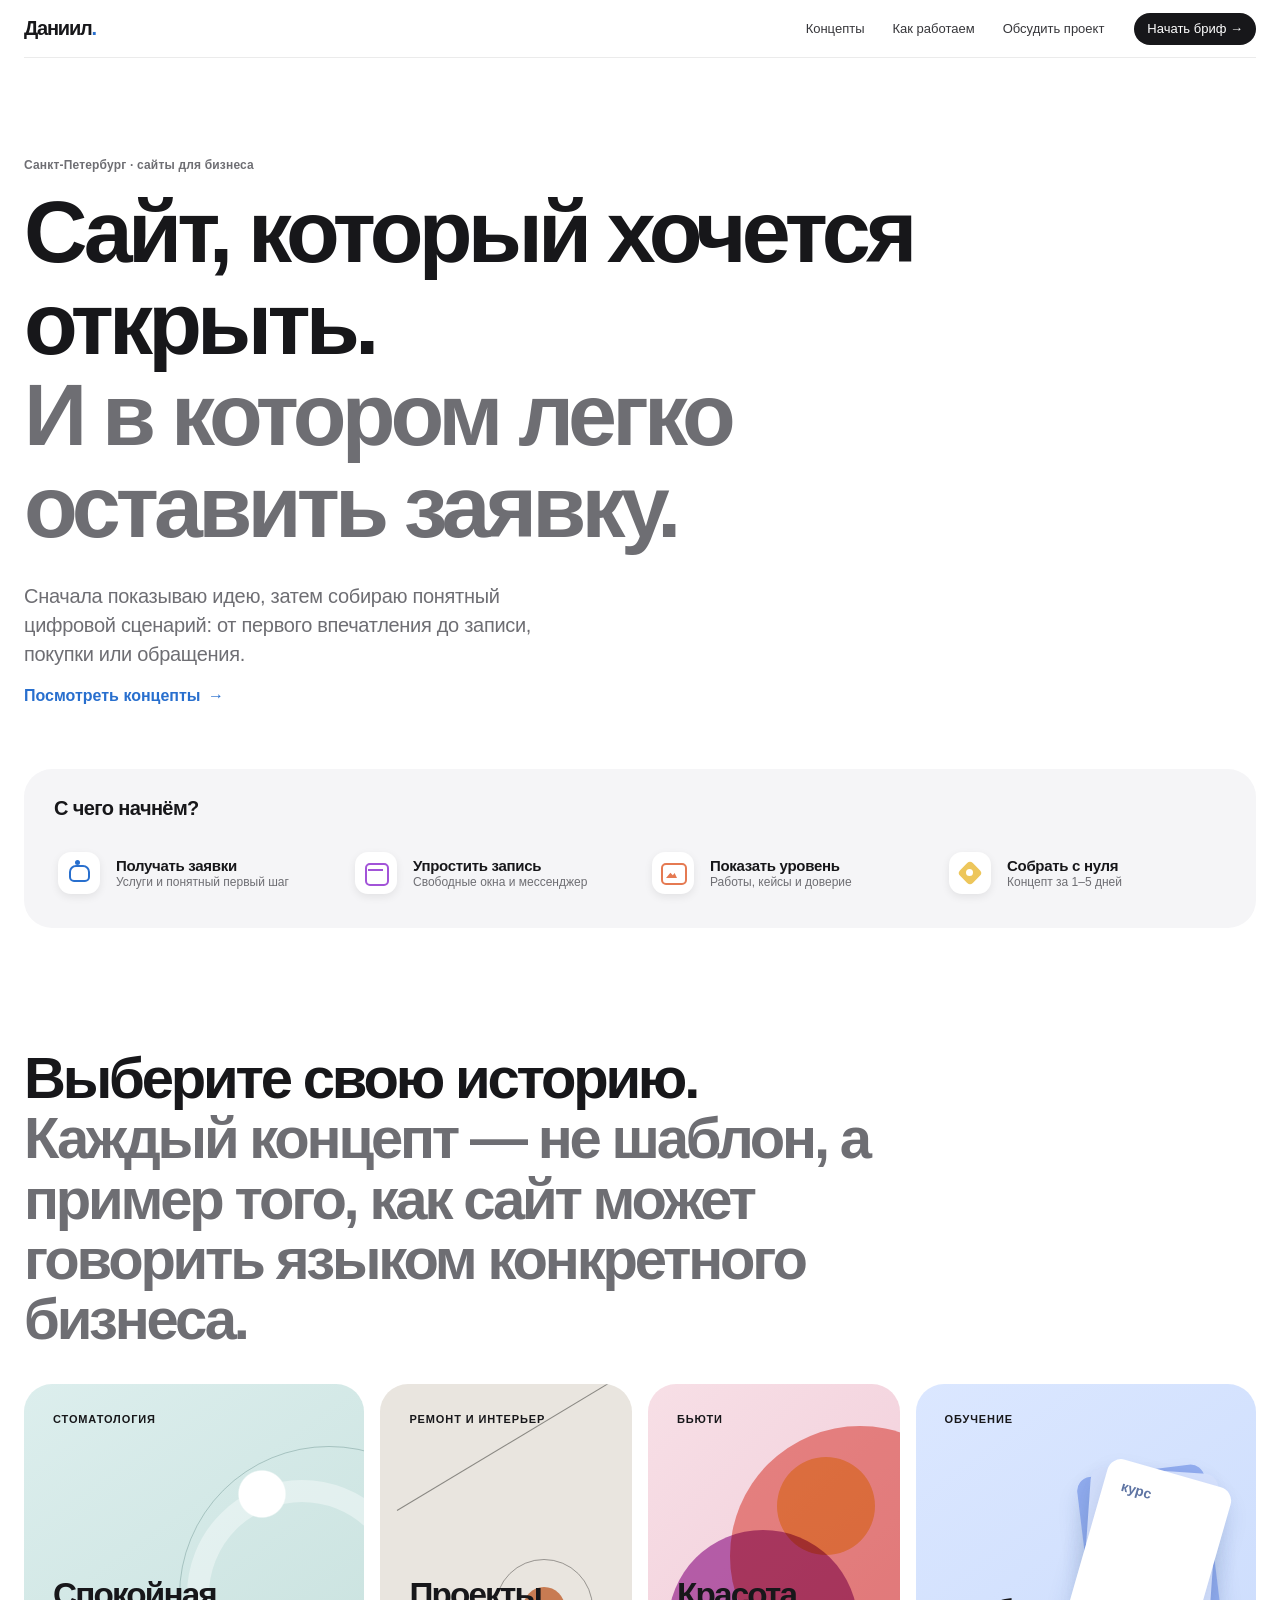
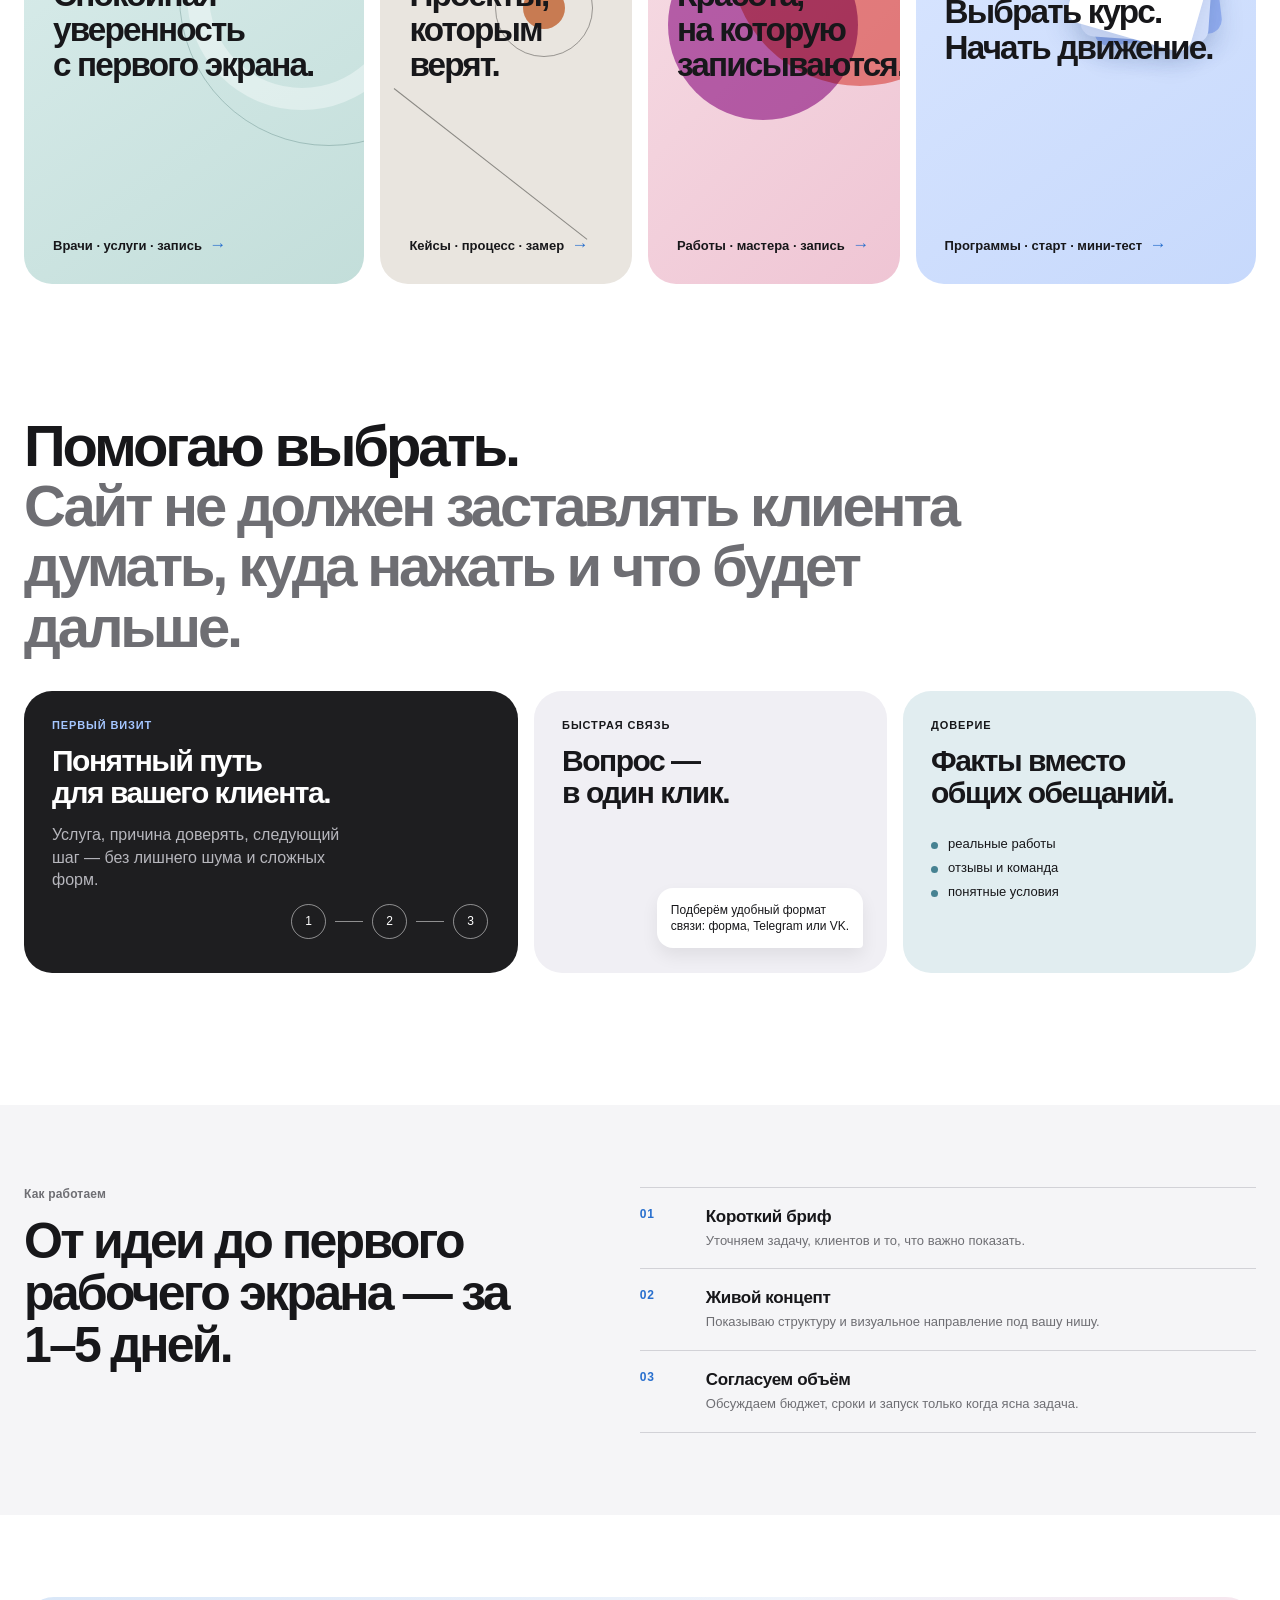
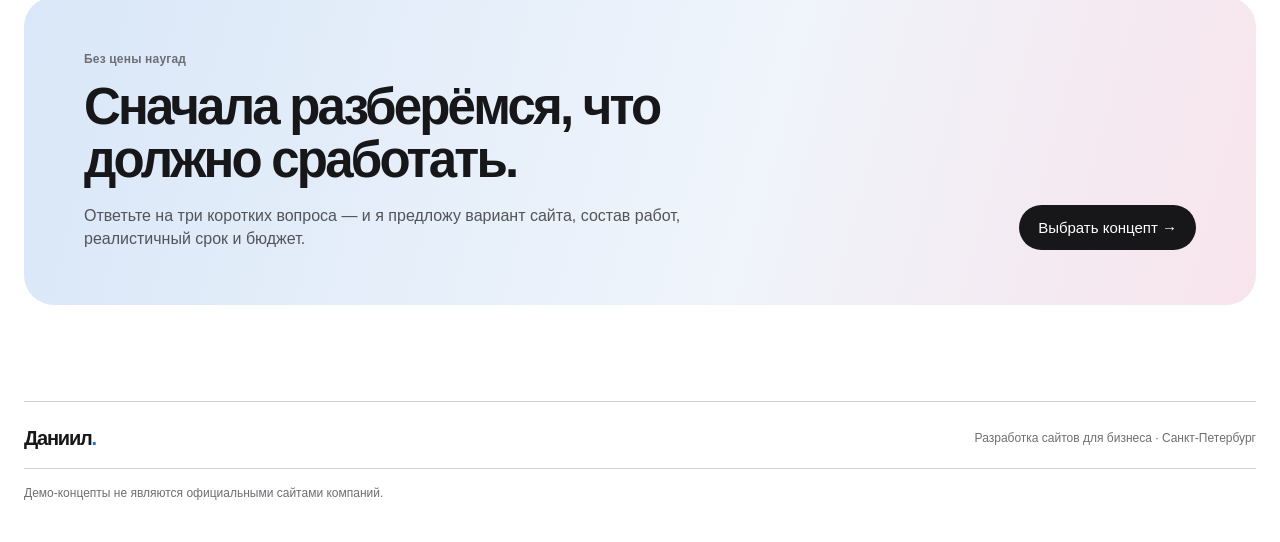
<file: index.html>
<!doctype html>
<html lang="ru">
<head>
  <meta charset="utf-8">
  <meta name="viewport" content="width=device-width, initial-scale=1">
  <meta name="description" content="Демо-концепты сайтов для бизнеса от Данила.">
  <title>Даниил — сайты для бизнеса</title>
  <link rel="stylesheet" href="styles.css?v=apple-store-1">
</head>
<body>
  <header class="site-header">
    <a class="brand" href="./" aria-label="На главную">Даниил<span>.</span></a>
    <nav aria-label="Основная навигация">
      <a href="#concepts">Концепты</a>
      <a href="#process">Как работаем</a>
      <a href="#brief">Обсудить проект</a>
    </nav>
    <a class="nav-cta" href="#brief">Начать бриф <span aria-hidden="true">→</span></a>
  </header>

  <main>
    <section class="hero" aria-labelledby="hero-title">
      <p class="kicker">Санкт-Петербург · сайты для бизнеса</p>
      <h1 id="hero-title">Сайт, который хочется открыть.<span>И в котором легко оставить заявку.</span></h1>
      <p class="hero-copy">Сначала показываю идею, затем собираю понятный цифровой сценарий: от первого впечатления до записи, покупки или обращения.</p>
      <a class="text-link" href="#concepts">Посмотреть концепты <span aria-hidden="true">→</span></a>
    </section>

    <section class="quick-start" aria-label="Выбор задачи">
      <p>С чего начнём?</p>
      <div class="quick-start__items">
        <a href="#concepts"><span class="quick-icon quick-icon--lead"></span><b>Получать заявки</b><small>Услуги и понятный первый шаг</small></a>
        <a href="#concepts"><span class="quick-icon quick-icon--calendar"></span><b>Упростить запись</b><small>Свободные окна и мессенджер</small></a>
        <a href="#concepts"><span class="quick-icon quick-icon--gallery"></span><b>Показать уровень</b><small>Работы, кейсы и доверие</small></a>
        <a href="#brief"><span class="quick-icon quick-icon--spark"></span><b>Собрать с нуля</b><small>Концепт за 1–5 дней</small></a>
      </div>
    </section>

    <section class="section-heading" id="concepts" aria-labelledby="concepts-title">
      <h2 id="concepts-title">Выберите свою историю.<span>Каждый концепт — не шаблон, а пример того, как сайт может говорить языком конкретного бизнеса.</span></h2>
    </section>

    <section class="concept-rail" aria-label="Демо-концепты">
      <a class="concept-card concept-card--dental" href="dental/">
        <div class="card-orbit card-orbit--one"></div><div class="card-orbit card-orbit--two"></div>
        <p>СТОМАТОЛОГИЯ</p>
        <h3>Спокойная уверенность<br>с первого экрана.</h3>
        <span>Врачи · услуги · запись <i aria-hidden="true">→</i></span>
      </a>
      <a class="concept-card concept-card--repair" href="repair/">
        <div class="plan-line plan-line--one"></div><div class="plan-line plan-line--two"></div><div class="plan-dot"></div>
        <p>РЕМОНТ И ИНТЕРЬЕР</p>
        <h3>Проекты,<br>которым верят.</h3>
        <span>Кейсы · процесс · замер <i aria-hidden="true">→</i></span>
      </a>
      <a class="concept-card concept-card--beauty" href="beauty/">
        <div class="beauty-disc beauty-disc--one"></div><div class="beauty-disc beauty-disc--two"></div><div class="beauty-disc beauty-disc--three"></div>
        <p>БЬЮТИ</p>
        <h3>Красота,<br>на которую записываются.</h3>
        <span>Работы · мастера · запись <i aria-hidden="true">→</i></span>
      </a>
      <a class="concept-card concept-card--education" href="education/">
        <div class="study-stack"><span></span><span></span><span></span></div>
        <p>ОБУЧЕНИЕ</p>
        <h3>Выбрать курс.<br>Начать движение.</h3>
        <span>Программы · старт · мини-тест <i aria-hidden="true">→</i></span>
      </a>
    </section>

    <section class="section-heading section-heading--compact" aria-labelledby="support-title">
      <h2 id="support-title">Помогаю выбрать.<span>Сайт не должен заставлять клиента думать, куда нажать и что будет дальше.</span></h2>
    </section>

    <section class="support-grid">
      <article class="support-card support-card--wide">
        <p class="card-label">ПЕРВЫЙ ВИЗИТ</p>
        <h3>Понятный путь<br>для вашего клиента.</h3>
        <p>Услуга, причина доверять, следующий шаг — без лишнего шума и сложных форм.</p>
        <div class="path"><span>1</span><i></i><span>2</span><i></i><span>3</span></div>
      </article>
      <article class="support-card support-card--chat">
        <p class="card-label">БЫСТРАЯ СВЯЗЬ</p>
        <h3>Вопрос —<br>в один клик.</h3>
        <div class="chat-bubble">Подберём удобный формат<br>связи: форма, Telegram или VK.</div>
      </article>
      <article class="support-card support-card--trust">
        <p class="card-label">ДОВЕРИЕ</p>
        <h3>Факты вместо<br>общих обещаний.</h3>
        <ul><li>реальные работы</li><li>отзывы и команда</li><li>понятные условия</li></ul>
      </article>
    </section>

    <section class="process" id="process" aria-labelledby="process-title">
      <div>
        <p class="kicker">Как работаем</p>
        <h2 id="process-title">От идеи до первого рабочего экрана — за 1–5 дней.</h2>
      </div>
      <ol>
        <li><b>01</b><span>Короткий бриф</span><small>Уточняем задачу, клиентов и то, что важно показать.</small></li>
        <li><b>02</b><span>Живой концепт</span><small>Показываю структуру и визуальное направление под вашу нишу.</small></li>
        <li><b>03</b><span>Согласуем объём</span><small>Обсуждаем бюджет, сроки и запуск только когда ясна задача.</small></li>
      </ol>
    </section>

    <section class="brief" id="brief" aria-labelledby="brief-title">
      <div>
        <p class="kicker">Без цены наугад</p>
        <h2 id="brief-title">Сначала разберёмся, что должно сработать.</h2>
        <p>Ответьте на три коротких вопроса — и я предложу вариант сайта, состав работ, реалистичный срок и бюджет.</p>
      </div>
      <a class="primary-cta" href="#concepts">Выбрать концепт <span aria-hidden="true">→</span></a>
    </section>
  </main>

  <footer>
    <a class="brand" href="./">Даниил<span>.</span></a>
    <p>Разработка сайтов для бизнеса · Санкт-Петербург</p>
    <small>Демо-концепты не являются официальными сайтами компаний.</small>
  </footer>
</body>
</html>
</file>
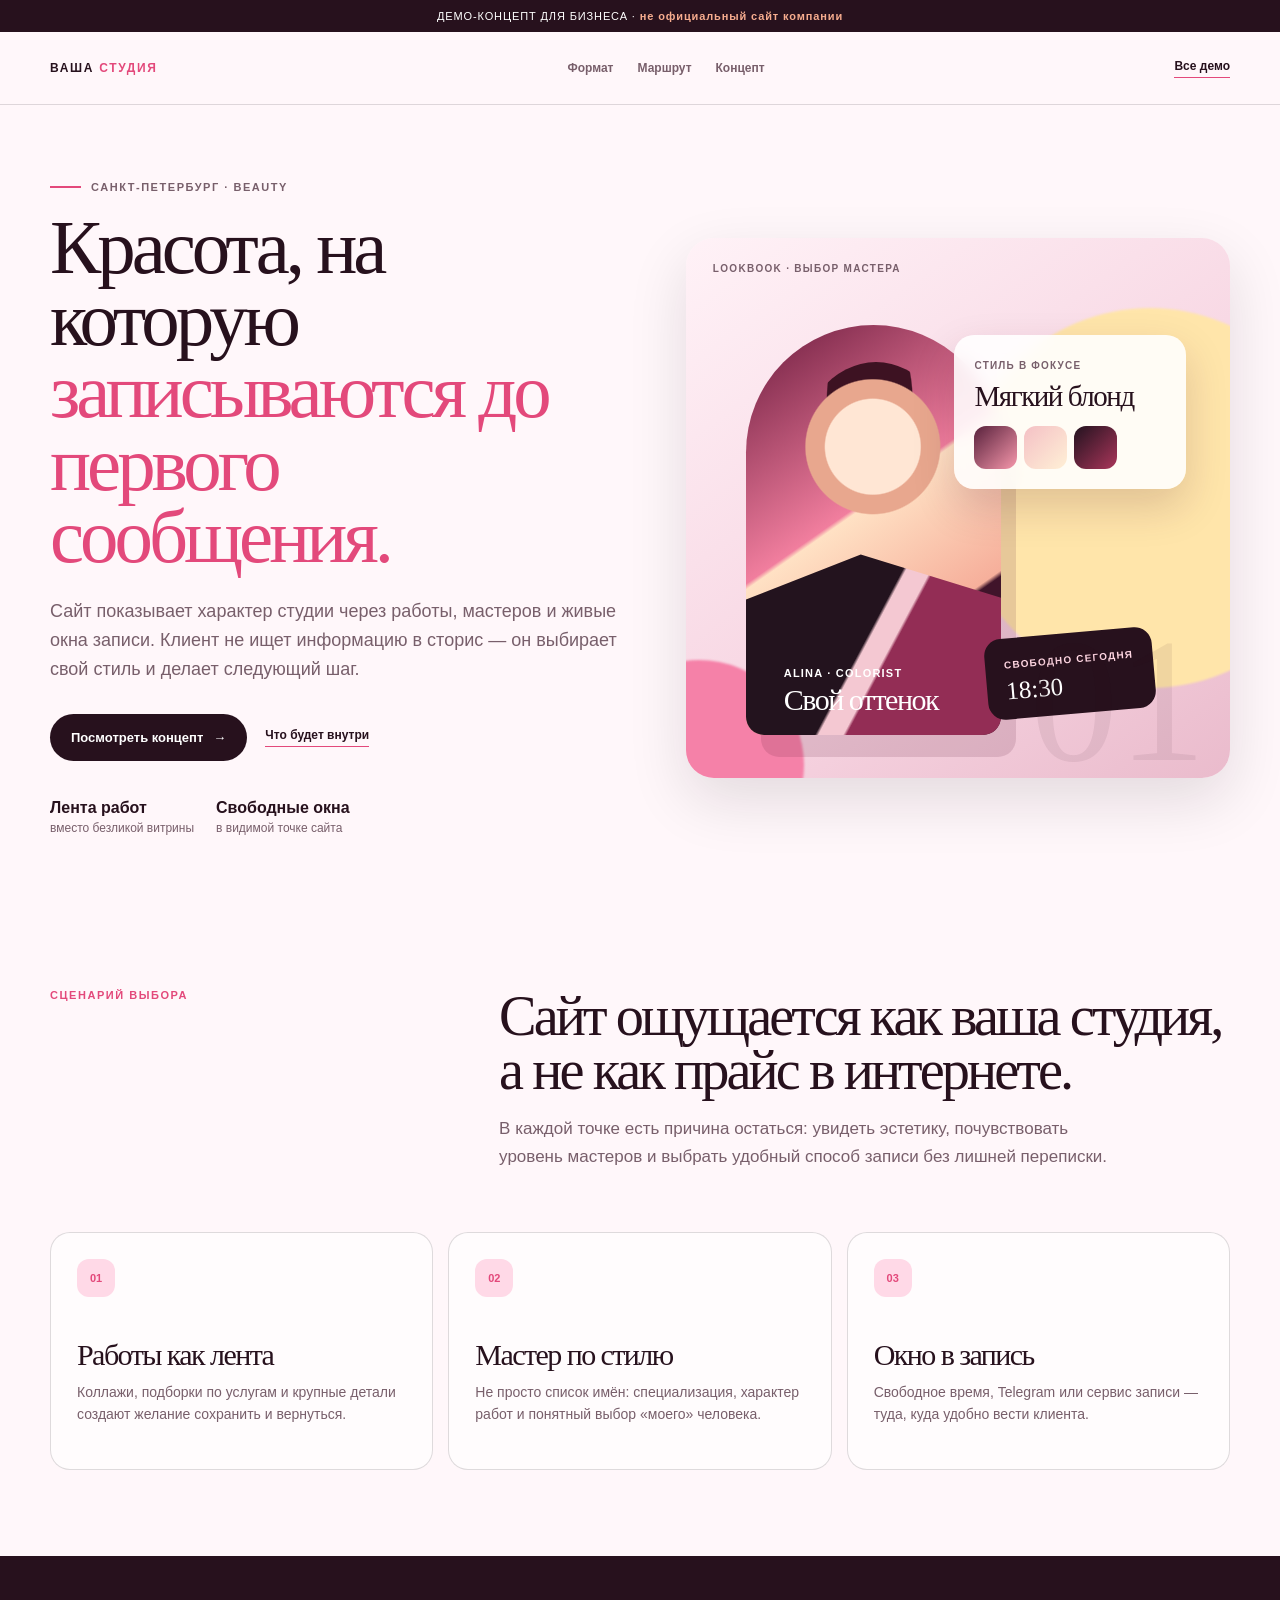
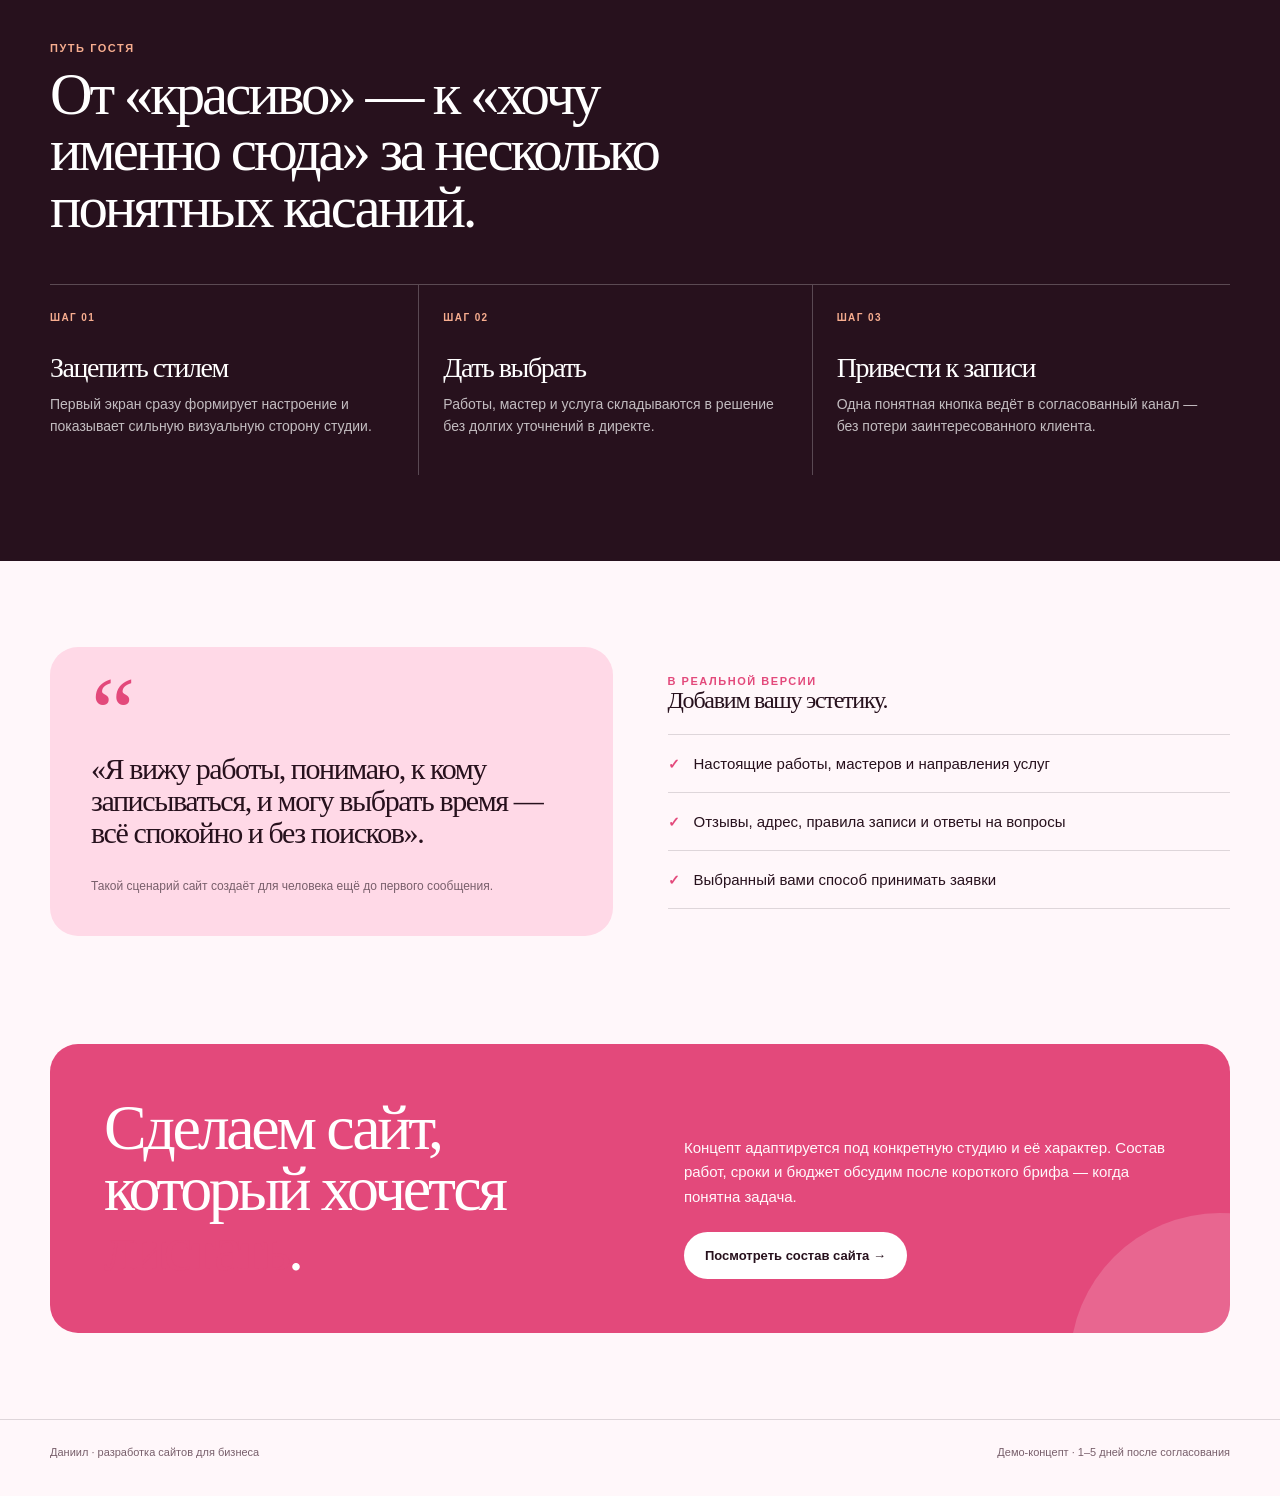
<file: beauty/index.html>
<!doctype html>
<html lang="ru">
<head>
  <meta charset="utf-8">
  <meta name="viewport" content="width=device-width,initial-scale=1">
  <meta name="description" content="Демо-концепт сайта для салона красоты">
  <title>Демо · салон красоты</title>
  <link rel="stylesheet" href="../template.css">
</head>
<body class="beauty">
  <div class="demo-note">ДЕМО-КОНЦЕПТ ДЛЯ БИЗНЕСА · <b>не официальный сайт компании</b></div>
  <header class="site-header">
    <div class="wrap">
      <div class="brand">ВАША <span>СТУДИЯ</span></div>
      <nav><a href="#services">Формат</a><a href="#route">Маршрут</a><a href="#brief">Концепт</a></nav>
      <a class="text-link" href="../">Все демо</a>
    </div>
  </header>
  <main>
    <div class="wrap">
      <section class="hero">
        <div>
          <p class="eyebrow">САНКТ-ПЕТЕРБУРГ · BEAUTY</p>
          <h1>Красота, на которую<br><em>записываются до первого сообщения.</em></h1>
          <p class="lead">Сайт показывает характер студии через работы, мастеров и живые окна записи. Клиент не ищет информацию в сторис — он выбирает свой стиль и делает следующий шаг.</p>
          <div class="actions"><a class="button" href="#brief">Посмотреть концепт <span>→</span></a><a class="text-link" href="#services">Что будет внутри</a></div>
          <div class="micro-proof"><span><b>Лента работ</b>вместо безликой витрины</span><span><b>Свободные окна</b>в видимой точке сайта</span></div>
        </div>
        <div class="hero-stage beauty-stage" aria-label="Редакционный концепт сайта студии красоты">
          <span class="scene-label">LOOKBOOK · ВЫБОР МАСТЕРА</span>
          <div class="beauty-portrait"></div>
          <div class="beauty-caption">ALINA · COLORIST<b>Свой оттенок</b></div>
          <div class="lookbook-card"><span>СТИЛЬ В ФОКУСЕ</span><b>Мягкий блонд</b><div class="lookbook-swatches"><i></i><i></i><i></i></div></div>
          <div class="slot-card"><span>СВОБОДНО СЕГОДНЯ</span><b>18:30</b></div>
          <div class="scene-number">01</div>
        </div>
      </section>
    </div>
    <section id="services">
      <div class="wrap">
        <div class="section-head">
          <div class="section-label">СЦЕНАРИЙ ВЫБОРА</div>
          <div><h2>Сайт ощущается как ваша студия, а не как прайс в интернете.</h2><p class="section-copy">В каждой точке есть причина остаться: увидеть эстетику, почувствовать уровень мастеров и выбрать удобный способ записи без лишней переписки.</p></div>
        </div>
        <div class="feature-grid">
          <article class="feature"><div class="feature-mark">01</div><h3>Работы как лента</h3><p>Коллажи, подборки по услугам и крупные детали создают желание сохранить и вернуться.</p></article>
          <article class="feature"><div class="feature-mark">02</div><h3>Мастер по стилю</h3><p>Не просто список имён: специализация, характер работ и понятный выбор «моего» человека.</p></article>
          <article class="feature"><div class="feature-mark">03</div><h3>Окно в запись</h3><p>Свободное время, Telegram или сервис записи — туда, куда удобно вести клиента.</p></article>
        </div>
      </div>
    </section>
    <section id="route" class="dark-section">
      <div class="wrap">
        <div class="section-label">ПУТЬ ГОСТЯ</div>
        <h2>От «красиво» — к «хочу именно сюда» за несколько понятных касаний.</h2>
        <div class="process">
          <article><span>ШАГ 01</span><h3>Зацепить стилем</h3><p>Первый экран сразу формирует настроение и показывает сильную визуальную сторону студии.</p></article>
          <article><span>ШАГ 02</span><h3>Дать выбрать</h3><p>Работы, мастер и услуга складываются в решение без долгих уточнений в директе.</p></article>
          <article><span>ШАГ 03</span><h3>Привести к записи</h3><p>Одна понятная кнопка ведёт в согласованный канал — без потери заинтересованного клиента.</p></article>
        </div>
      </div>
    </section>
    <section>
      <div class="wrap pair">
        <div class="quote-card"><p>«Я вижу работы, понимаю, к кому записываться, и могу выбрать время — всё спокойно и без поисков».</p><small>Такой сценарий сайт создаёт для человека ещё до первого сообщения.</small></div>
        <div><div class="section-label">В РЕАЛЬНОЙ ВЕРСИИ</div><h2>Добавим вашу эстетику.</h2><div class="checklist"><div><b>✓</b><span>Настоящие работы, мастеров и направления услуг</span></div><div><b>✓</b><span>Отзывы, адрес, правила записи и ответы на вопросы</span></div><div><b>✓</b><span>Выбранный вами способ принимать заявки</span></div></div></div>
      </div>
    </section>
    <section id="brief" class="cta">
      <div class="wrap"><div class="cta-box"><h2>Сделаем сайт,<br>который хочется <em>листать</em>.</h2><div><p>Концепт адаптируется под конкретную студию и её характер. Состав работ, сроки и бюджет обсудим после короткого брифа — когда понятна задача.</p><div class="actions"><a class="button button-light" href="#services">Посмотреть состав сайта →</a></div></div></div></div>
    </section>
  </main>
  <footer class="site-footer"><div class="wrap"><span>Даниил · разработка сайтов для бизнеса</span><span>Демо-концепт · 1–5 дней после согласования</span></div></footer>
</body>
</html>
</file>
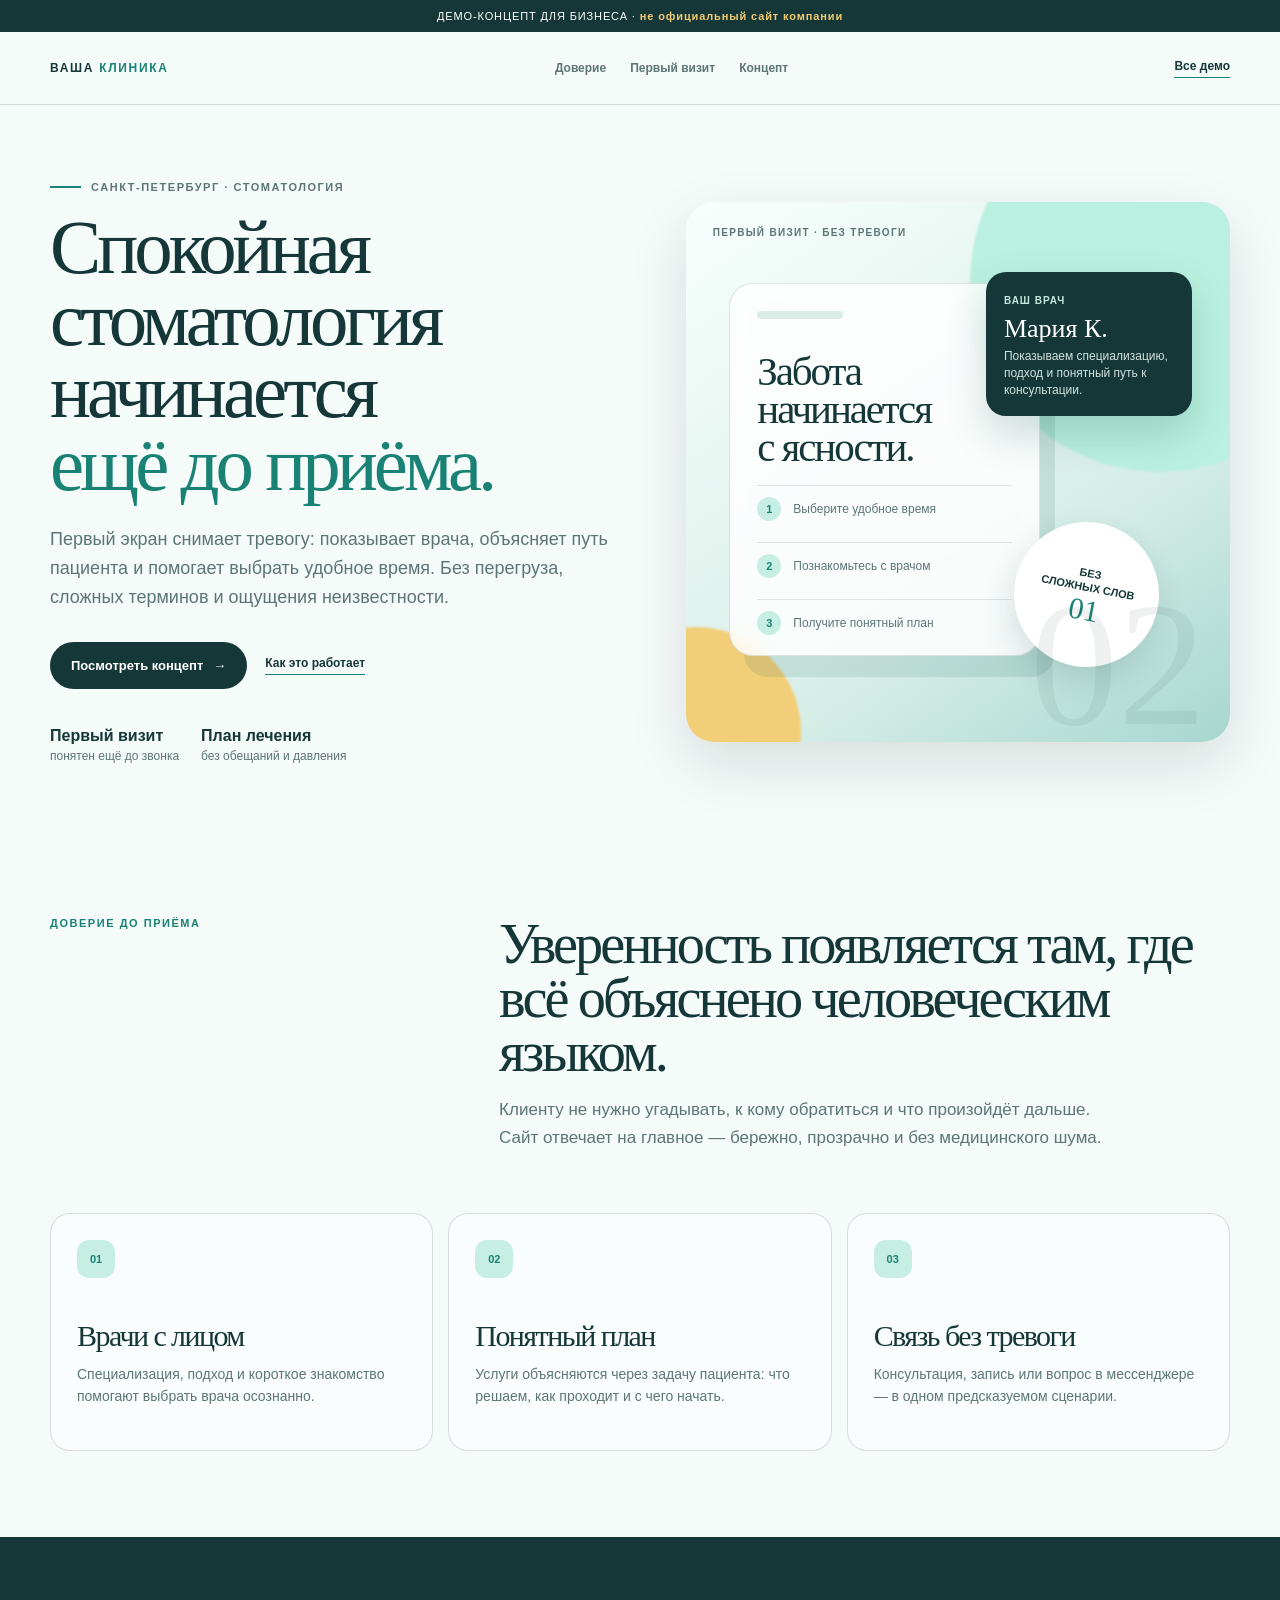
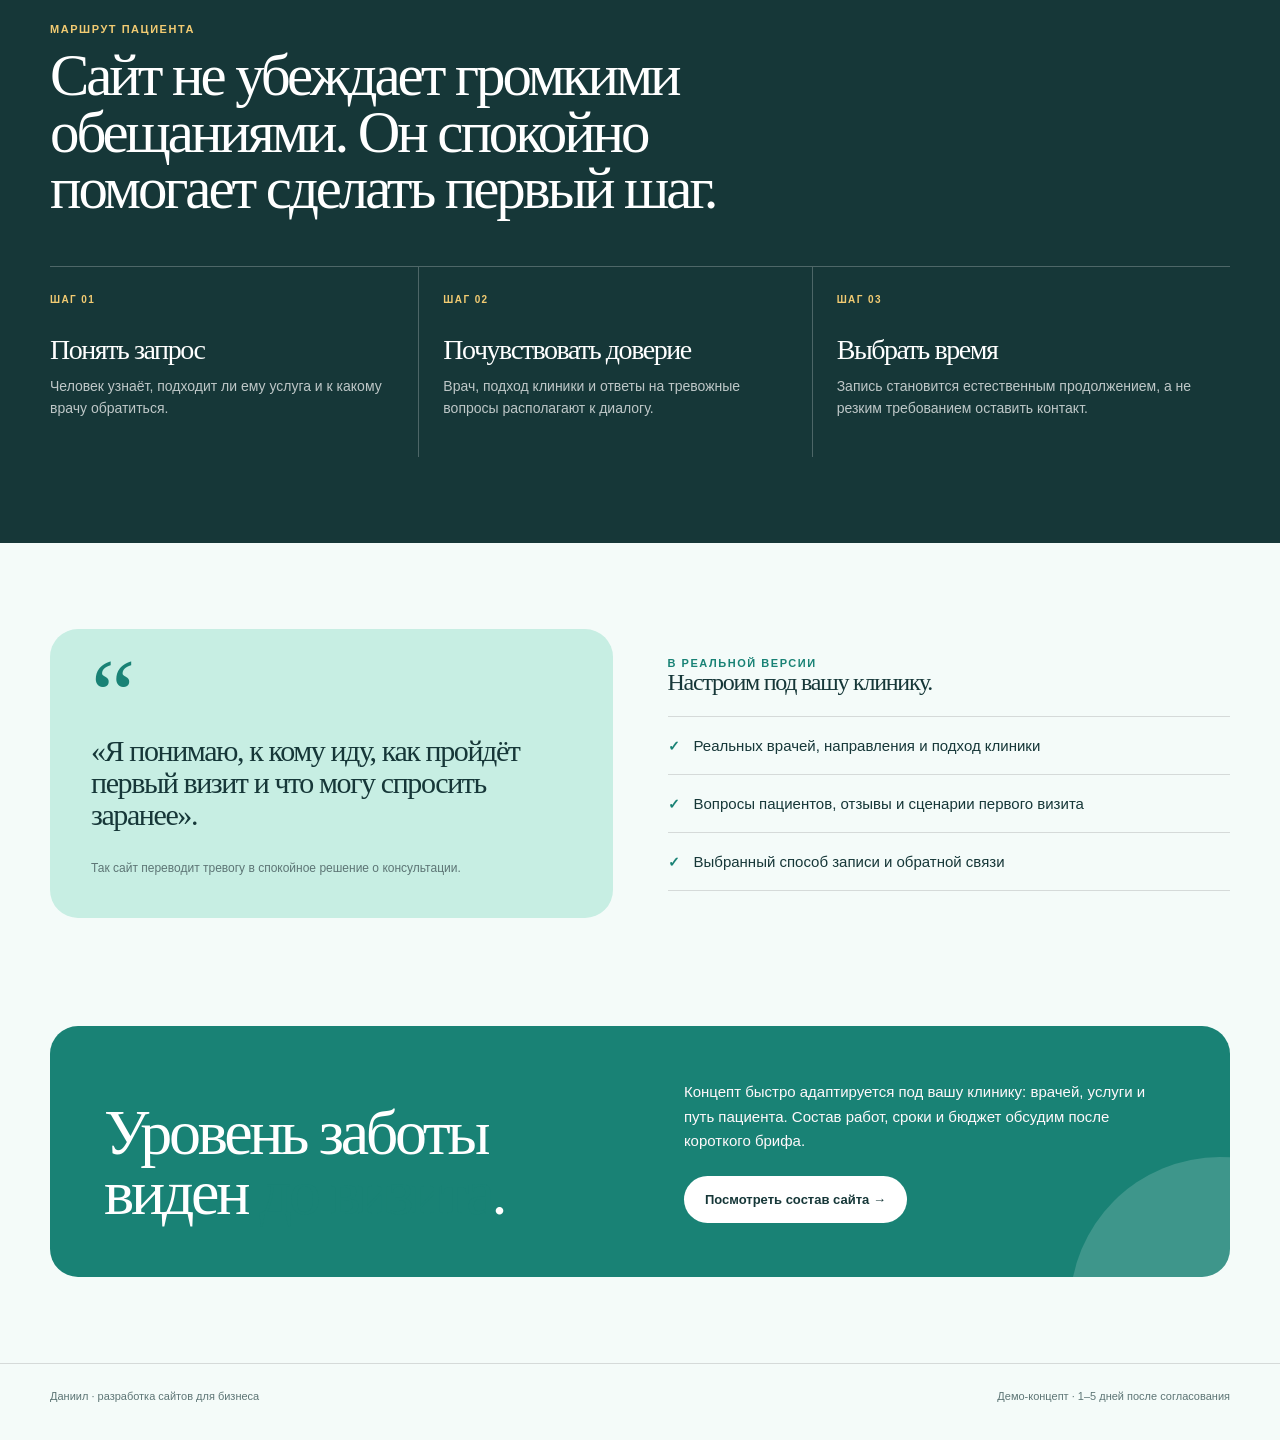
<file: dental/index.html>
<!doctype html>
<html lang="ru">
<head>
  <meta charset="utf-8">
  <meta name="viewport" content="width=device-width,initial-scale=1">
  <meta name="description" content="Демо-концепт сайта для стоматологической клиники">
  <title>Демо · стоматология</title>
  <link rel="stylesheet" href="../template.css">
</head>
<body class="dental">
  <div class="demo-note">ДЕМО-КОНЦЕПТ ДЛЯ БИЗНЕСА · <b>не официальный сайт компании</b></div>
  <header class="site-header">
    <div class="wrap">
      <div class="brand">ВАША <span>КЛИНИКА</span></div>
      <nav><a href="#services">Доверие</a><a href="#route">Первый визит</a><a href="#brief">Концепт</a></nav>
      <a class="text-link" href="../">Все демо</a>
    </div>
  </header>
  <main>
    <div class="wrap">
      <section class="hero">
        <div>
          <p class="eyebrow">САНКТ-ПЕТЕРБУРГ · СТОМАТОЛОГИЯ</p>
          <h1>Спокойная стоматология начинается<br><em>ещё до приёма.</em></h1>
          <p class="lead">Первый экран снимает тревогу: показывает врача, объясняет путь пациента и помогает выбрать удобное время. Без перегруза, сложных терминов и ощущения неизвестности.</p>
          <div class="actions"><a class="button" href="#brief">Посмотреть концепт <span>→</span></a><a class="text-link" href="#services">Как это работает</a></div>
          <div class="micro-proof"><span><b>Первый визит</b>понятен ещё до звонка</span><span><b>План лечения</b>без обещаний и давления</span></div>
        </div>
        <div class="hero-stage dental-stage" aria-label="Спокойный концепт сайта стоматологической клиники">
          <span class="scene-label">ПЕРВЫЙ ВИЗИТ · БЕЗ ТРЕВОГИ</span>
          <div class="clinic-window"><h3>Забота начинается<br>с ясности.</h3><div class="visit-steps"><div class="visit-step"><i>1</i>Выберите удобное время</div><div class="visit-step"><i>2</i>Познакомьтесь с врачом</div><div class="visit-step"><i>3</i>Получите понятный план</div></div></div>
          <div class="doctor-card"><small>ВАШ ВРАЧ</small><b>Мария К.</b><p>Показываем специализацию, подход и понятный путь к консультации.</p></div>
          <div class="care-badge">БЕЗ<br>СЛОЖНЫХ СЛОВ<b>01</b></div>
          <div class="scene-number">02</div>
        </div>
      </section>
    </div>
    <section id="services">
      <div class="wrap">
        <div class="section-head">
          <div class="section-label">ДОВЕРИЕ ДО ПРИЁМА</div>
          <div><h2>Уверенность появляется там, где всё объяснено человеческим языком.</h2><p class="section-copy">Клиенту не нужно угадывать, к кому обратиться и что произойдёт дальше. Сайт отвечает на главное — бережно, прозрачно и без медицинского шума.</p></div>
        </div>
        <div class="feature-grid">
          <article class="feature"><div class="feature-mark">01</div><h3>Врачи с лицом</h3><p>Специализация, подход и короткое знакомство помогают выбрать врача осознанно.</p></article>
          <article class="feature"><div class="feature-mark">02</div><h3>Понятный план</h3><p>Услуги объясняются через задачу пациента: что решаем, как проходит и с чего начать.</p></article>
          <article class="feature"><div class="feature-mark">03</div><h3>Связь без тревоги</h3><p>Консультация, запись или вопрос в мессенджере — в одном предсказуемом сценарии.</p></article>
        </div>
      </div>
    </section>
    <section id="route" class="dark-section">
      <div class="wrap">
        <div class="section-label">МАРШРУТ ПАЦИЕНТА</div>
        <h2>Сайт не убеждает громкими обещаниями. Он спокойно помогает сделать первый шаг.</h2>
        <div class="process">
          <article><span>ШАГ 01</span><h3>Понять запрос</h3><p>Человек узнаёт, подходит ли ему услуга и к какому врачу обратиться.</p></article>
          <article><span>ШАГ 02</span><h3>Почувствовать доверие</h3><p>Врач, подход клиники и ответы на тревожные вопросы располагают к диалогу.</p></article>
          <article><span>ШАГ 03</span><h3>Выбрать время</h3><p>Запись становится естественным продолжением, а не резким требованием оставить контакт.</p></article>
        </div>
      </div>
    </section>
    <section>
      <div class="wrap pair">
        <div class="quote-card"><p>«Я понимаю, к кому иду, как пройдёт первый визит и что могу спросить заранее».</p><small>Так сайт переводит тревогу в спокойное решение о консультации.</small></div>
        <div><div class="section-label">В РЕАЛЬНОЙ ВЕРСИИ</div><h2>Настроим под вашу клинику.</h2><div class="checklist"><div><b>✓</b><span>Реальных врачей, направления и подход клиники</span></div><div><b>✓</b><span>Вопросы пациентов, отзывы и сценарии первого визита</span></div><div><b>✓</b><span>Выбранный способ записи и обратной связи</span></div></div></div>
      </div>
    </section>
    <section id="brief" class="cta">
      <div class="wrap"><div class="cta-box"><h2>Уровень заботы<br>виден <em>до визита</em>.</h2><div><p>Концепт быстро адаптируется под вашу клинику: врачей, услуги и путь пациента. Состав работ, сроки и бюджет обсудим после короткого брифа.</p><div class="actions"><a class="button button-light" href="#services">Посмотреть состав сайта →</a></div></div></div></div>
    </section>
  </main>
  <footer class="site-footer"><div class="wrap"><span>Даниил · разработка сайтов для бизнеса</span><span>Демо-концепт · 1–5 дней после согласования</span></div></footer>
</body>
</html>
</file>
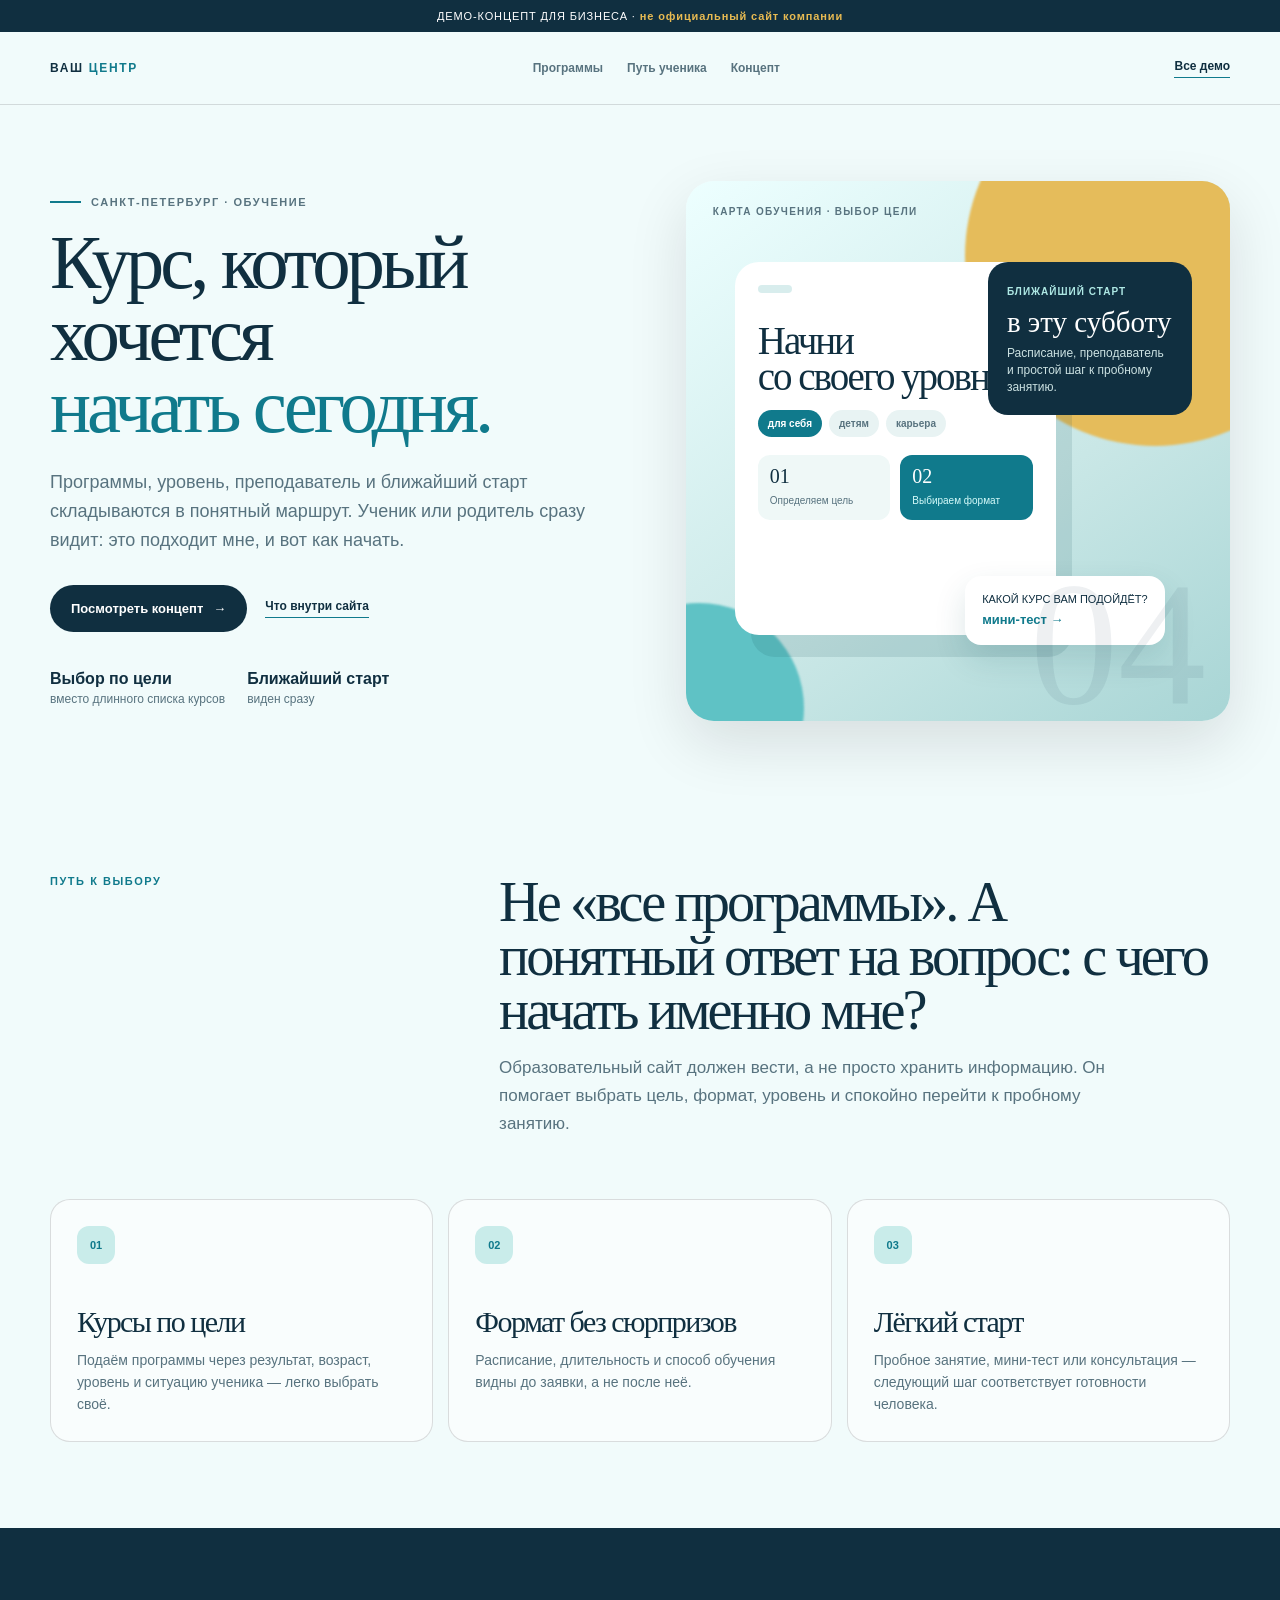
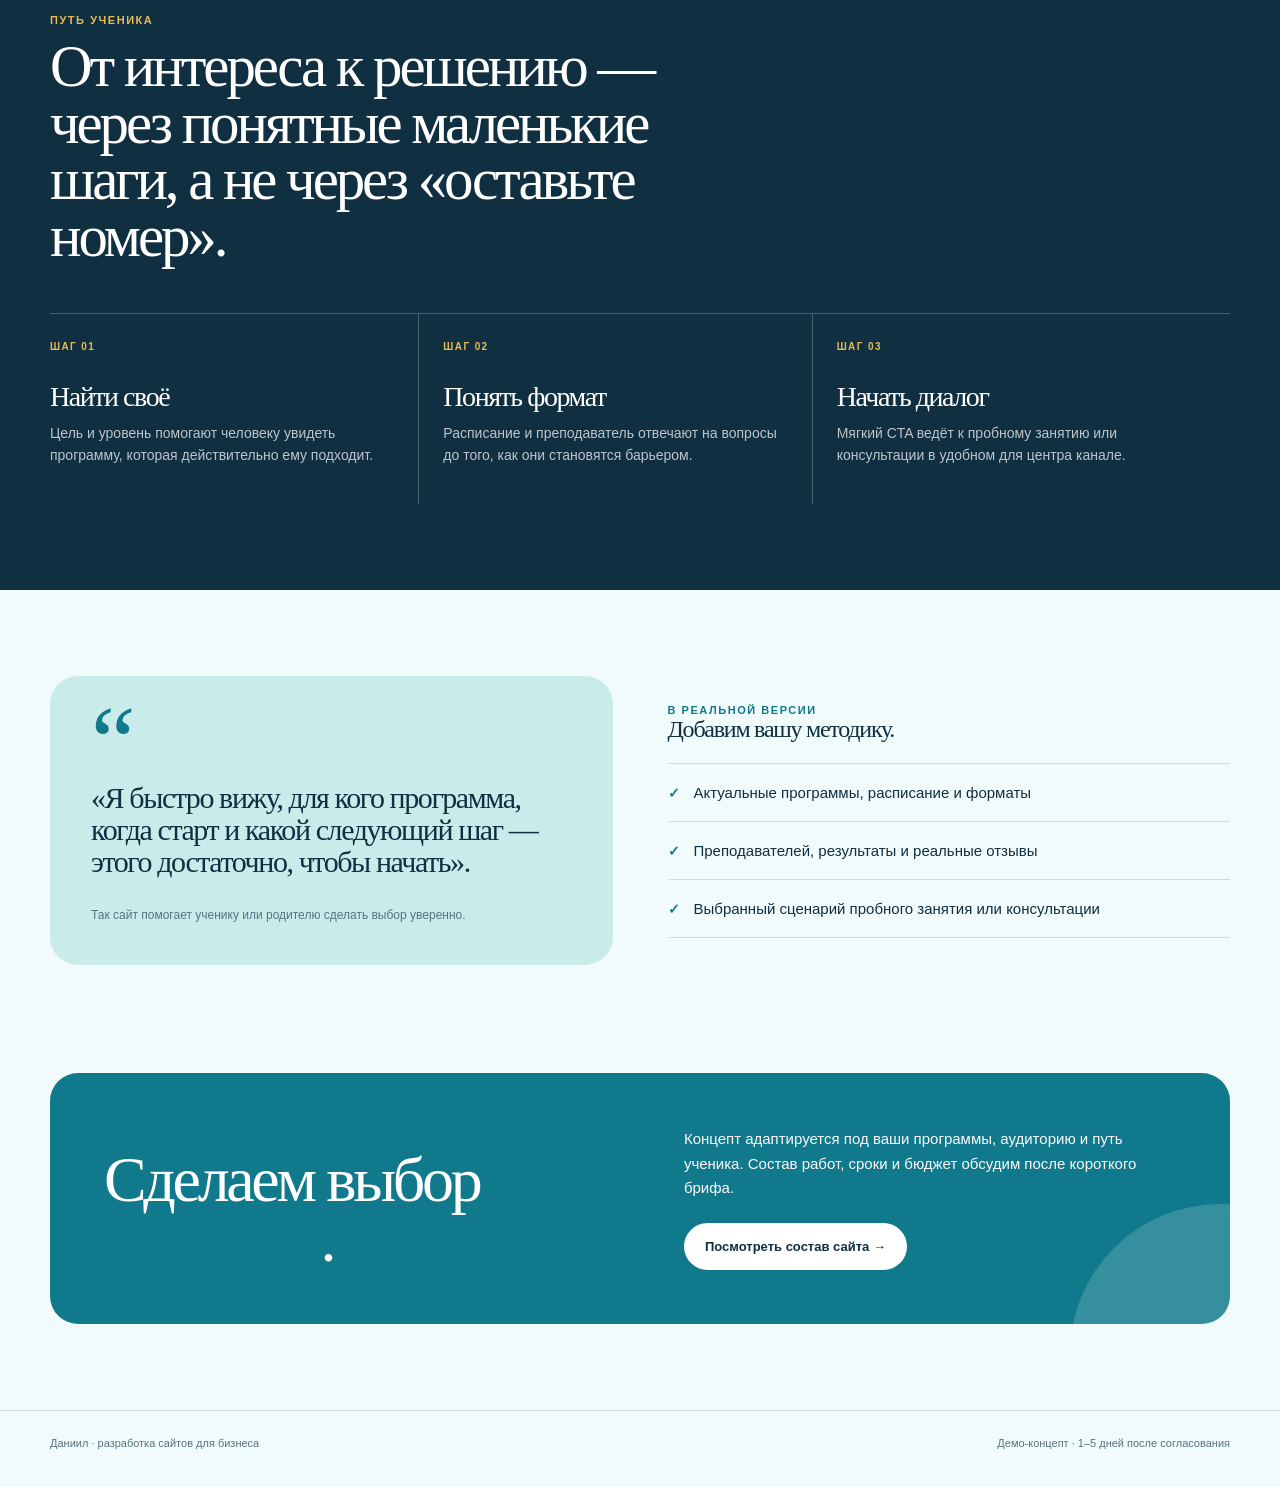
<file: education/index.html>
<!doctype html>
<html lang="ru">
<head>
  <meta charset="utf-8">
  <meta name="viewport" content="width=device-width,initial-scale=1">
  <meta name="description" content="Демо-концепт сайта для образовательного центра">
  <title>Демо · обучение</title>
  <link rel="stylesheet" href="../template.css">
</head>
<body class="education">
  <div class="demo-note">ДЕМО-КОНЦЕПТ ДЛЯ БИЗНЕСА · <b>не официальный сайт компании</b></div>
  <header class="site-header">
    <div class="wrap">
      <div class="brand">ВАШ <span>ЦЕНТР</span></div>
      <nav><a href="#services">Программы</a><a href="#route">Путь ученика</a><a href="#brief">Концепт</a></nav>
      <a class="text-link" href="../">Все демо</a>
    </div>
  </header>
  <main>
    <div class="wrap">
      <section class="hero">
        <div>
          <p class="eyebrow">САНКТ-ПЕТЕРБУРГ · ОБУЧЕНИЕ</p>
          <h1>Курс, который хочется<br><em>начать сегодня.</em></h1>
          <p class="lead">Программы, уровень, преподаватель и ближайший старт складываются в понятный маршрут. Ученик или родитель сразу видит: это подходит мне, и вот как начать.</p>
          <div class="actions"><a class="button" href="#brief">Посмотреть концепт <span>→</span></a><a class="text-link" href="#services">Что внутри сайта</a></div>
          <div class="micro-proof"><span><b>Выбор по цели</b>вместо длинного списка курсов</span><span><b>Ближайший старт</b>виден сразу</span></div>
        </div>
        <div class="hero-stage education-stage" aria-label="Динамичный концепт сайта образовательного центра">
          <span class="scene-label">КАРТА ОБУЧЕНИЯ · ВЫБОР ЦЕЛИ</span>
          <div class="lesson-board"><h3>Начни<br>со своего уровня.</h3><div class="goal-tabs"><span>для себя</span><span>детям</span><span>карьера</span></div><div class="learning-path"><div class="path-card"><b>01</b><small>Определяем цель</small></div><div class="path-card accent"><b>02</b><small>Выбираем формат</small></div></div></div>
          <div class="start-card"><span>БЛИЖАЙШИЙ СТАРТ</span><b>в эту субботу</b><p>Расписание, преподаватель и простой шаг к пробному занятию.</p></div>
          <div class="quiz-badge">КАКОЙ КУРС ВАМ ПОДОЙДЁТ?<b>мини-тест →</b></div><div class="scene-number">04</div>
        </div>
      </section>
    </div>
    <section id="services">
      <div class="wrap">
        <div class="section-head">
          <div class="section-label">ПУТЬ К ВЫБОРУ</div>
          <div><h2>Не «все программы». А понятный ответ на вопрос: с чего начать именно мне?</h2><p class="section-copy">Образовательный сайт должен вести, а не просто хранить информацию. Он помогает выбрать цель, формат, уровень и спокойно перейти к пробному занятию.</p></div>
        </div>
        <div class="feature-grid">
          <article class="feature"><div class="feature-mark">01</div><h3>Курсы по цели</h3><p>Подаём программы через результат, возраст, уровень и ситуацию ученика — легко выбрать своё.</p></article>
          <article class="feature"><div class="feature-mark">02</div><h3>Формат без сюрпризов</h3><p>Расписание, длительность и способ обучения видны до заявки, а не после неё.</p></article>
          <article class="feature"><div class="feature-mark">03</div><h3>Лёгкий старт</h3><p>Пробное занятие, мини-тест или консультация — следующий шаг соответствует готовности человека.</p></article>
        </div>
      </div>
    </section>
    <section id="route" class="dark-section">
      <div class="wrap">
        <div class="section-label">ПУТЬ УЧЕНИКА</div>
        <h2>От интереса к решению — через понятные маленькие шаги, а не через «оставьте номер».</h2>
        <div class="process">
          <article><span>ШАГ 01</span><h3>Найти своё</h3><p>Цель и уровень помогают человеку увидеть программу, которая действительно ему подходит.</p></article>
          <article><span>ШАГ 02</span><h3>Понять формат</h3><p>Расписание и преподаватель отвечают на вопросы до того, как они становятся барьером.</p></article>
          <article><span>ШАГ 03</span><h3>Начать диалог</h3><p>Мягкий CTA ведёт к пробному занятию или консультации в удобном для центра канале.</p></article>
        </div>
      </div>
    </section>
    <section>
      <div class="wrap pair">
        <div class="quote-card"><p>«Я быстро вижу, для кого программа, когда старт и какой следующий шаг — этого достаточно, чтобы начать».</p><small>Так сайт помогает ученику или родителю сделать выбор уверенно.</small></div>
        <div><div class="section-label">В РЕАЛЬНОЙ ВЕРСИИ</div><h2>Добавим вашу методику.</h2><div class="checklist"><div><b>✓</b><span>Актуальные программы, расписание и форматы</span></div><div><b>✓</b><span>Преподавателей, результаты и реальные отзывы</span></div><div><b>✓</b><span>Выбранный сценарий пробного занятия или консультации</span></div></div></div>
      </div>
    </section>
    <section id="brief" class="cta">
      <div class="wrap"><div class="cta-box"><h2>Сделаем выбор<br><em>простым</em>.</h2><div><p>Концепт адаптируется под ваши программы, аудиторию и путь ученика. Состав работ, сроки и бюджет обсудим после короткого брифа.</p><div class="actions"><a class="button button-light" href="#services">Посмотреть состав сайта →</a></div></div></div></div>
    </section>
  </main>
  <footer class="site-footer"><div class="wrap"><span>Даниил · разработка сайтов для бизнеса</span><span>Демо-концепт · 1–5 дней после согласования</span></div></footer>
</body>
</html>
</file>
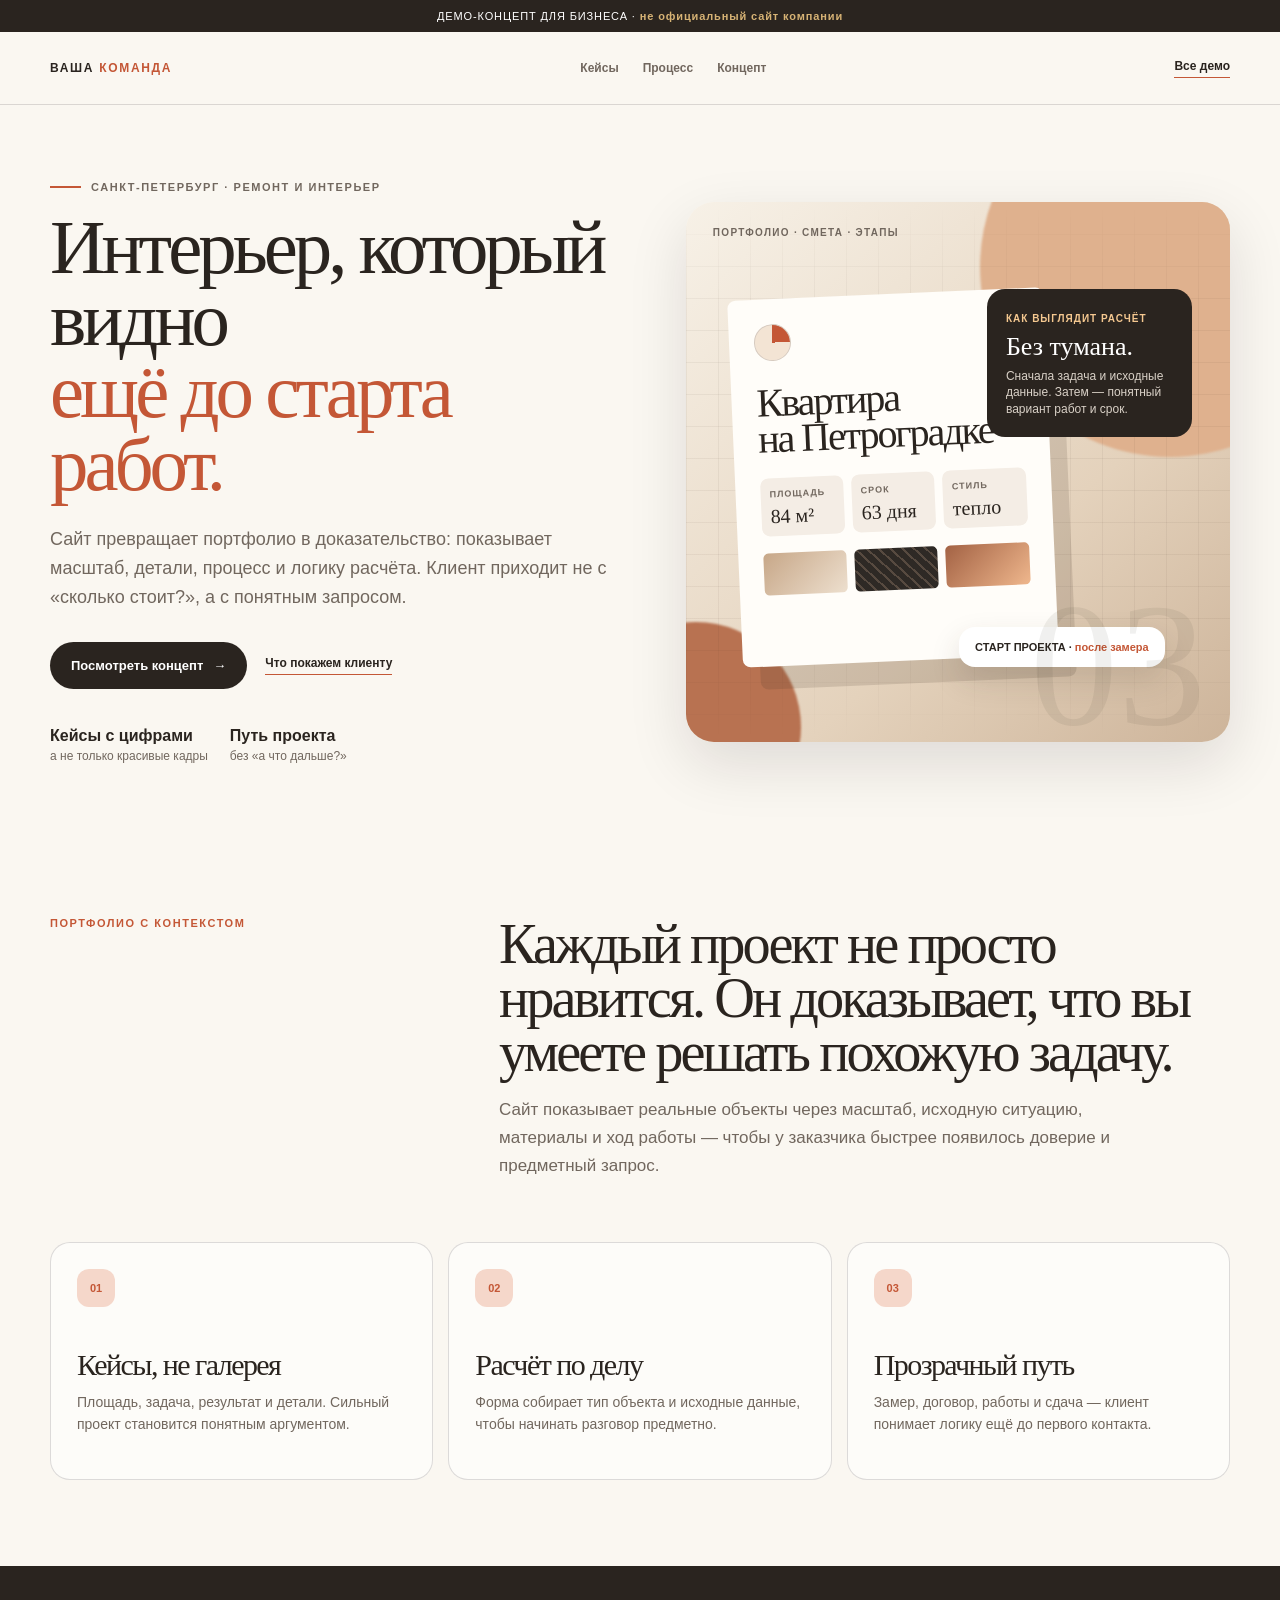
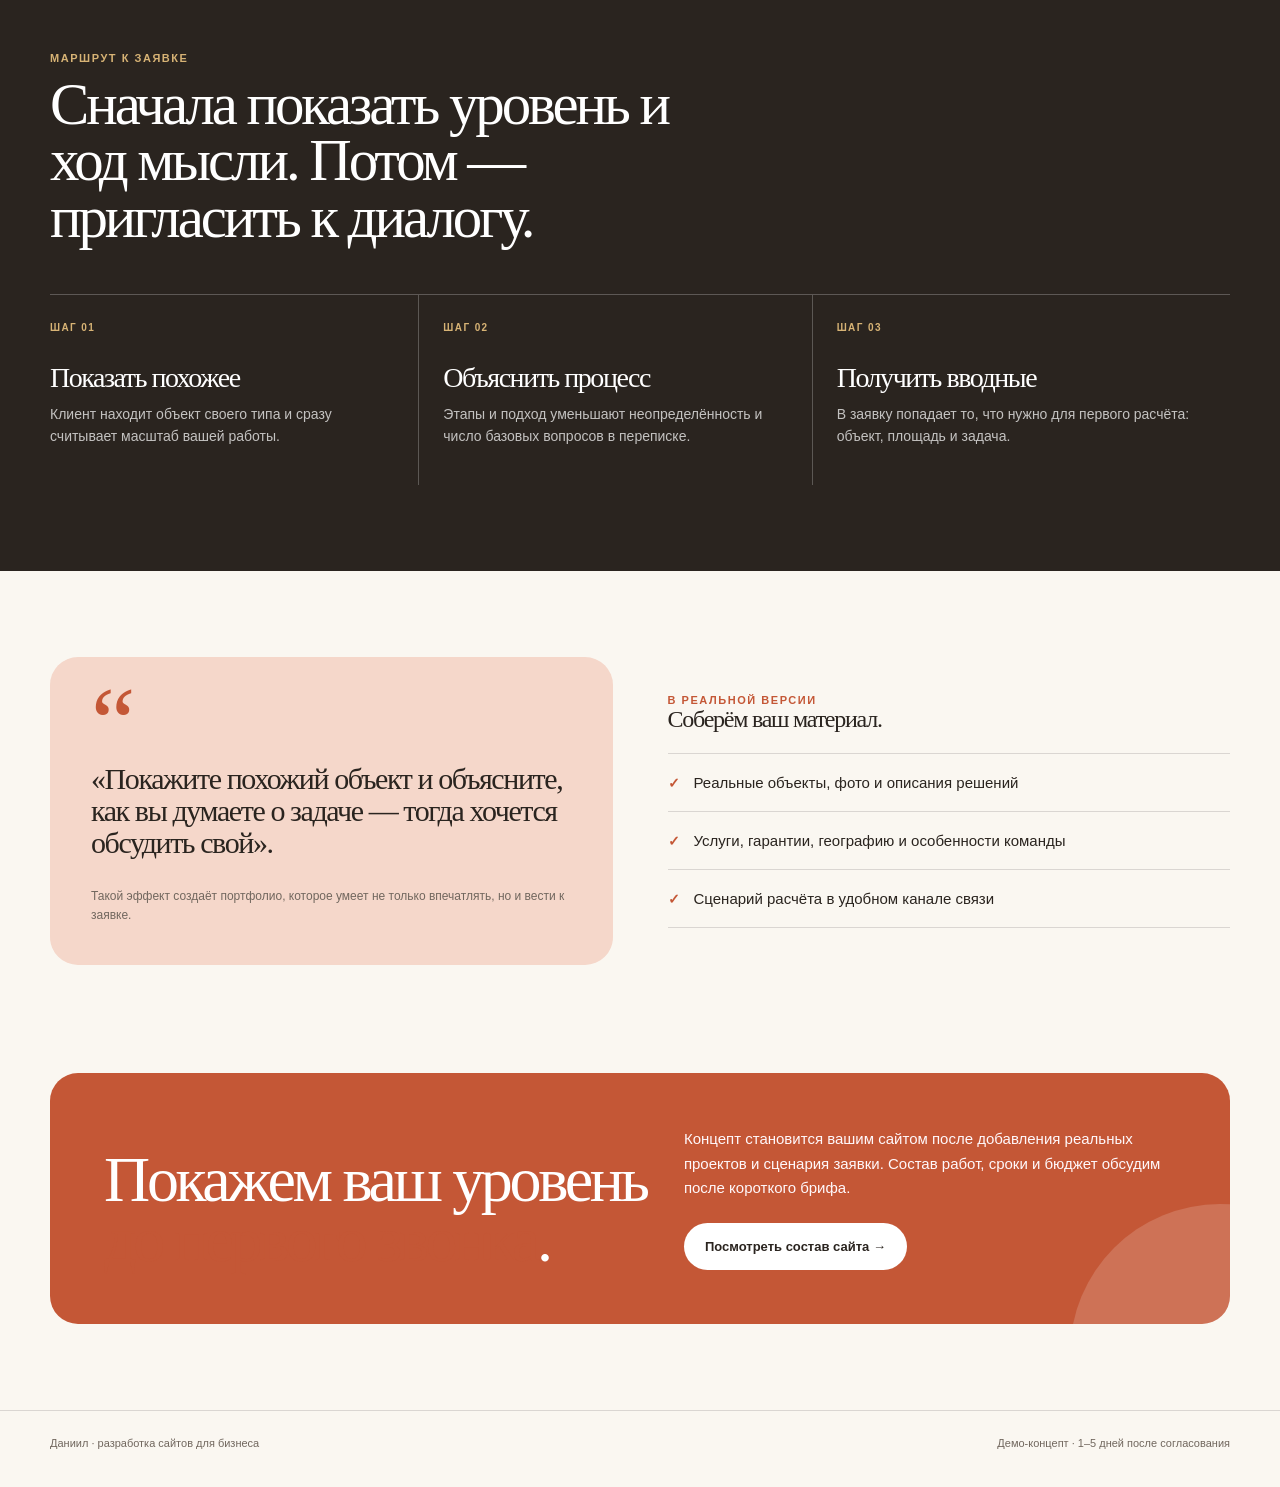
<file: repair/index.html>
<!doctype html>
<html lang="ru">
<head>
  <meta charset="utf-8">
  <meta name="viewport" content="width=device-width,initial-scale=1">
  <meta name="description" content="Демо-концепт сайта для ремонта и интерьеров">
  <title>Демо · ремонт и интерьер</title>
  <link rel="stylesheet" href="../template.css">
</head>
<body class="repair">
  <div class="demo-note">ДЕМО-КОНЦЕПТ ДЛЯ БИЗНЕСА · <b>не официальный сайт компании</b></div>
  <header class="site-header">
    <div class="wrap">
      <div class="brand">ВАША <span>КОМАНДА</span></div>
      <nav><a href="#services">Кейсы</a><a href="#route">Процесс</a><a href="#brief">Концепт</a></nav>
      <a class="text-link" href="../">Все демо</a>
    </div>
  </header>
  <main>
    <div class="wrap">
      <section class="hero">
        <div>
          <p class="eyebrow">САНКТ-ПЕТЕРБУРГ · РЕМОНТ И ИНТЕРЬЕР</p>
          <h1>Интерьер, который видно<br><em>ещё до старта работ.</em></h1>
          <p class="lead">Сайт превращает портфолио в доказательство: показывает масштаб, детали, процесс и логику расчёта. Клиент приходит не с «сколько стоит?», а с понятным запросом.</p>
          <div class="actions"><a class="button" href="#brief">Посмотреть концепт <span>→</span></a><a class="text-link" href="#services">Что покажем клиенту</a></div>
          <div class="micro-proof"><span><b>Кейсы с цифрами</b>а не только красивые кадры</span><span><b>Путь проекта</b>без «а что дальше?»</span></div>
        </div>
        <div class="hero-stage repair-stage" aria-label="Архитектурный концепт сайта для ремонта">
          <span class="scene-label">ПОРТФОЛИО · СМЕТА · ЭТАПЫ</span><div class="blueprint-grid"></div>
          <div class="project-sheet"><h3>Квартира<br>на Петроградке</h3><div class="project-metrics"><div><span>ПЛОЩАДЬ</span><b>84 м²</b></div><div><span>СРОК</span><b>63 дня</b></div><div><span>СТИЛЬ</span><b>тепло</b></div></div><div class="material-strip"><i></i><i></i><i></i></div></div>
          <div class="plan-note"><span>КАК ВЫГЛЯДИТ РАСЧЁТ</span><b>Без тумана.</b><p>Сначала задача и исходные данные. Затем — понятный вариант работ и срок.</p></div>
          <div class="measure-chip">СТАРТ ПРОЕКТА · <b>после замера</b></div><div class="scene-number">03</div>
        </div>
      </section>
    </div>
    <section id="services">
      <div class="wrap">
        <div class="section-head">
          <div class="section-label">ПОРТФОЛИО С КОНТЕКСТОМ</div>
          <div><h2>Каждый проект не просто нравится. Он доказывает, что вы умеете решать похожую задачу.</h2><p class="section-copy">Сайт показывает реальные объекты через масштаб, исходную ситуацию, материалы и ход работы — чтобы у заказчика быстрее появилось доверие и предметный запрос.</p></div>
        </div>
        <div class="feature-grid">
          <article class="feature"><div class="feature-mark">01</div><h3>Кейсы, не галерея</h3><p>Площадь, задача, результат и детали. Сильный проект становится понятным аргументом.</p></article>
          <article class="feature"><div class="feature-mark">02</div><h3>Расчёт по делу</h3><p>Форма собирает тип объекта и исходные данные, чтобы начинать разговор предметно.</p></article>
          <article class="feature"><div class="feature-mark">03</div><h3>Прозрачный путь</h3><p>Замер, договор, работы и сдача — клиент понимает логику ещё до первого контакта.</p></article>
        </div>
      </div>
    </section>
    <section id="route" class="dark-section">
      <div class="wrap">
        <div class="section-label">МАРШРУТ К ЗАЯВКЕ</div>
        <h2>Сначала показать уровень и ход мысли. Потом — пригласить к диалогу.</h2>
        <div class="process">
          <article><span>ШАГ 01</span><h3>Показать похожее</h3><p>Клиент находит объект своего типа и сразу считывает масштаб вашей работы.</p></article>
          <article><span>ШАГ 02</span><h3>Объяснить процесс</h3><p>Этапы и подход уменьшают неопределённость и число базовых вопросов в переписке.</p></article>
          <article><span>ШАГ 03</span><h3>Получить вводные</h3><p>В заявку попадает то, что нужно для первого расчёта: объект, площадь и задача.</p></article>
        </div>
      </div>
    </section>
    <section>
      <div class="wrap pair">
        <div class="quote-card"><p>«Покажите похожий объект и объясните, как вы думаете о задаче — тогда хочется обсудить свой».</p><small>Такой эффект создаёт портфолио, которое умеет не только впечатлять, но и вести к заявке.</small></div>
        <div><div class="section-label">В РЕАЛЬНОЙ ВЕРСИИ</div><h2>Соберём ваш материал.</h2><div class="checklist"><div><b>✓</b><span>Реальные объекты, фото и описания решений</span></div><div><b>✓</b><span>Услуги, гарантии, географию и особенности команды</span></div><div><b>✓</b><span>Сценарий расчёта в удобном канале связи</span></div></div></div>
      </div>
    </section>
    <section id="brief" class="cta">
      <div class="wrap"><div class="cta-box"><h2>Покажем ваш уровень<br><em>до первого звонка</em>.</h2><div><p>Концепт становится вашим сайтом после добавления реальных проектов и сценария заявки. Состав работ, сроки и бюджет обсудим после короткого брифа.</p><div class="actions"><a class="button button-light" href="#services">Посмотреть состав сайта →</a></div></div></div></div>
    </section>
  </main>
  <footer class="site-footer"><div class="wrap"><span>Даниил · разработка сайтов для бизнеса</span><span>Демо-концепт · 1–5 дней после согласования</span></div></footer>
</body>
</html>
</file>
<file: styles.css>
:root{--ink:#17171a;--muted:#6e6e73;--canvas:#fff;--soft:#f5f5f7;--line:#d2d2d7;--blue:#286fce;--max:1280px}*{box-sizing:border-box}html{scroll-behavior:smooth}body{margin:0;background:var(--canvas);color:var(--ink);font-family:-apple-system,BlinkMacSystemFont,"Segoe UI",Arial,sans-serif;-webkit-font-smoothing:antialiased}.site-header,main,footer{width:min(var(--max),calc(100% - 48px));margin:auto}.site-header{height:58px;display:flex;align-items:center;justify-content:space-between;border-bottom:1px solid rgba(0,0,0,.08);position:sticky;top:0;z-index:10;background:rgba(255,255,255,.82);backdrop-filter:blur(18px)}.brand{font-size:20px;font-weight:700;letter-spacing:-.06em;color:var(--ink);text-decoration:none}.brand span{color:var(--blue)}nav{display:flex;gap:28px;margin-left:auto;margin-right:30px}nav a{color:#36363a;font-size:13px;text-decoration:none;transition:color .2s}nav a:hover,.text-link:hover{color:var(--blue)}.nav-cta{font-size:13px;text-decoration:none;color:#fff;background:var(--ink);padding:8px 13px 9px;border-radius:99px;transition:transform .2s,background .2s}.nav-cta:hover{transform:translateY(-1px);background:#343438}.hero{padding:100px 0 64px;max-width:1050px}.kicker{margin:0 0 14px;color:var(--muted);font-size:12px;font-weight:600;letter-spacing:.015em}.hero h1,.section-heading h2,.process h2,.brief h2{letter-spacing:-.055em;line-height:1.04;margin:0;font-weight:700}.hero h1{font-size:clamp(48px,7.2vw,88px);max-width:1000px}.hero h1 span,.section-heading h2 span{display:block;color:var(--muted)}.hero-copy{max-width:570px;color:var(--muted);font-size:20px;line-height:1.45;margin:30px 0 18px;letter-spacing:-.015em}.text-link{color:var(--blue);font-weight:600;font-size:16px;text-decoration:none}.text-link span{padding-left:3px}.quick-start{background:var(--soft);border-radius:28px;padding:28px 30px 24px}.quick-start>p{font-size:20px;font-weight:650;letter-spacing:-.03em;margin:0 0 24px}.quick-start__items{display:grid;grid-template-columns:repeat(4,1fr);gap:16px}.quick-start__items a{color:var(--ink);text-decoration:none;padding:8px 4px 10px;display:grid;grid-template-columns:46px 1fr;column-gap:12px;align-items:center;border-radius:14px;transition:background .2s,transform .2s}.quick-start__items a:hover{background:rgba(255,255,255,.66);transform:translateY(-2px)}.quick-start b{font-size:15px;letter-spacing:-.02em}.quick-start small{grid-column:2;color:var(--muted);font-size:12px;margin-top:-10px}.quick-icon{grid-row:span 2;width:42px;height:42px;display:block;position:relative;border-radius:13px;background:#fff;box-shadow:0 3px 8px rgba(0,0,0,.08)}.quick-icon:after,.quick-icon:before{content:"";position:absolute}.quick-icon--lead:before{width:17px;height:13px;border:2px solid var(--blue);border-radius:7px 7px 5px 5px;top:13px;left:11px}.quick-icon--lead:after{width:5px;height:5px;border-radius:50%;background:var(--blue);top:8px;left:17px}.quick-icon--calendar:before{width:20px;height:19px;border:2px solid #a253d8;border-radius:5px;left:10px;top:11px}.quick-icon--calendar:after{width:15px;height:2px;background:#a253d8;left:13px;top:17px}.quick-icon--gallery:before{width:22px;height:18px;border:2px solid #e57a52;border-radius:5px;left:9px;top:11px}.quick-icon--gallery:after{width:11px;height:8px;background:#e57a52;clip-path:polygon(0 100%,40% 35%,62% 65%,78% 38%,100% 100%);left:14px;top:18px}.quick-icon--spark:before{width:18px;height:18px;background:#edc65b;transform:rotate(45deg);left:12px;top:12px;border-radius:4px}.quick-icon--spark:after{width:7px;height:7px;background:#fff;border-radius:50%;left:17px;top:17px}.section-heading{padding:120px 0 34px}.section-heading--compact{padding-top:132px}.section-heading h2{font-size:clamp(36px,5vw,58px);max-width:960px}.concept-rail{display:grid;grid-template-columns:1.15fr .85fr .85fr 1.15fr;gap:16px;overflow:visible}.concept-card{min-height:500px;border-radius:28px;position:relative;overflow:hidden;color:var(--ink);text-decoration:none;padding:29px;display:flex;flex-direction:column;justify-content:space-between;isolation:isolate;transition:transform .3s cubic-bezier(.2,.7,.2,1),box-shadow .3s}.concept-card:hover{transform:translateY(-6px);box-shadow:0 24px 42px rgba(0,0,0,.14)}.concept-card p,.card-label{margin:0;font-size:11px;font-weight:700;letter-spacing:.08em;position:relative;z-index:2}.concept-card h3{font-size:clamp(25px,2.6vw,39px);line-height:1.06;letter-spacing:-.055em;margin:0;position:relative;z-index:2}.concept-card>span{font-size:13px;font-weight:600;position:relative;z-index:2}.concept-card>span i{font-style:normal;color:var(--blue);font-size:17px;margin-left:4px}.concept-card--dental{background:radial-gradient(circle at 70% 22%,#fff 0 5%,transparent 5.3%),linear-gradient(145deg,#dceeed,#c3deda)}.concept-card--repair{background:#e9e5df}.concept-card--beauty{background:linear-gradient(135deg,#f7dfe6,#efc5d4)}.concept-card--education{background:linear-gradient(145deg,#dbe7ff,#c7d9fc)}.card-orbit{position:absolute;border:1px solid rgba(30,80,77,.25);border-radius:50%;z-index:0}.card-orbit--one{width:300px;height:300px;right:-115px;top:62px}.card-orbit--two{width:230px;height:230px;right:-53px;top:96px;border-width:22px;border-color:rgba(255,255,255,.38)}.plan-line{position:absolute;background:rgba(51,50,47,.52);height:1px;transform-origin:left}.plan-line--one{width:260px;right:-25px;top:126px;transform:rotate(-31deg)}.plan-line--two{width:245px;right:-7px;top:304px;transform:rotate(38deg)}.plan-dot{width:98px;height:98px;border:1px solid rgba(51,50,47,.45);border-radius:50%;right:39px;top:175px;position:absolute}.plan-dot:after{content:"";position:absolute;inset:27px;border-radius:50%;background:#c87b52}.beauty-disc{position:absolute;border-radius:50%;mix-blend-mode:multiply;filter:blur(.2px)}.beauty-disc--one{width:260px;height:260px;background:#ee968f;right:-90px;top:42px}.beauty-disc--two{width:190px;height:190px;background:#bc6dbd;right:42px;top:146px}.beauty-disc--three{width:98px;height:98px;background:#f6dc7c;right:25px;top:73px}.study-stack{position:absolute;right:32px;top:87px;width:140px;height:188px;transform:rotate(9deg)}.study-stack span{position:absolute;display:block;width:128px;height:170px;border-radius:14px;background:#f5f8ff;box-shadow:0 14px 25px rgba(36,68,124,.12)}.study-stack span:nth-child(1){transform:rotate(-16deg);background:#91acee}.study-stack span:nth-child(2){transform:rotate(-5deg);background:#d4e0fc}.study-stack span:nth-child(3){transform:rotate(7deg);background:#fff}.study-stack span:nth-child(3):after{content:"курс";position:absolute;left:18px;top:18px;font-weight:700;font-size:14px;color:#5e74a3}.support-grid{display:grid;grid-template-columns:1.4fr 1fr 1fr;gap:16px}.support-card{border-radius:28px;min-height:282px;padding:28px;overflow:hidden;position:relative}.support-card h3{font-size:30px;line-height:1.06;letter-spacing:-.05em;margin:14px 0 0}.support-card--wide{background:#1e1e20;color:#fff}.support-card--wide>p:not(.card-label){color:#b6b6bc;max-width:300px;line-height:1.4;margin:16px 0}.support-card--wide .card-label{color:#a4c6ff}.path{position:absolute;bottom:34px;right:30px;display:flex;align-items:center;gap:9px}.path span{width:35px;height:35px;border:1px solid rgba(255,255,255,.5);border-radius:50%;display:grid;place-items:center;font-size:12px}.path i{width:28px;height:1px;background:rgba(255,255,255,.5)}.support-card--chat{background:#f0eff4}.chat-bubble{position:absolute;right:24px;bottom:25px;background:#fff;padding:14px;border-radius:16px 16px 4px 16px;font-size:12px;line-height:1.35;box-shadow:0 8px 17px rgba(0,0,0,.07)}.support-card--trust{background:#e1edf0}.support-card--trust ul{list-style:none;padding:0;margin:28px 0 0}.support-card--trust li{font-size:13px;margin:9px 0;padding-left:17px;position:relative}.support-card--trust li:before{content:"";position:absolute;left:0;top:6px;width:7px;height:7px;border-radius:50%;background:#468292}.process{margin:132px calc((min(var(--max),calc(100vw - 48px)) - 100vw)/2) 0;padding:82px max(24px,calc((100vw - var(--max))/2));background:var(--soft);display:grid;grid-template-columns:1fr 1.15fr;gap:80px}.process h2{font-size:clamp(33px,4vw,50px);max-width:495px}.process ol{list-style:none;margin:0;padding:0}.process li{display:grid;grid-template-columns:54px 1fr;column-gap:12px;border-top:1px solid var(--line);padding:19px 0}.process li:last-child{border-bottom:1px solid var(--line)}.process li b{grid-row:span 2;font-size:12px;color:var(--blue);letter-spacing:.06em}.process li span{font-size:17px;font-weight:650;letter-spacing:-.02em}.process li small{font-size:13px;color:var(--muted);margin-top:5px;line-height:1.35}.brief{margin:82px 0 96px;background:linear-gradient(105deg,#d9e7f8,#eff4fb 58%,#f8e4ec);border-radius:30px;padding:55px 60px;display:flex;align-items:flex-end;justify-content:space-between;gap:30px}.brief h2{font-size:clamp(34px,4vw,51px);max-width:650px}.brief p:not(.kicker){max-width:610px;color:#53535a;line-height:1.45;margin:18px 0 0}.primary-cta{color:#fff;text-decoration:none;background:var(--ink);padding:14px 19px;border-radius:99px;font-size:15px;white-space:nowrap;transition:transform .2s,background .2s}.primary-cta:hover{background:#343438;transform:translateY(-2px)}footer{border-top:1px solid var(--line);padding:25px 0 42px;display:grid;grid-template-columns:1fr auto;gap:6px;align-items:center}footer p,footer small{margin:0;color:var(--muted);font-size:12px}footer small{grid-column:1/-1;border-top:1px solid var(--line);padding-top:17px;margin-top:12px}@media(max-width:920px){.concept-rail{display:flex;overflow-x:auto;scroll-snap-type:x mandatory;padding:0 0 12px}.concept-card{min-width:min(70vw,410px);scroll-snap-align:start}.quick-start__items{grid-template-columns:repeat(2,1fr)}.support-grid{grid-template-columns:1.3fr 1fr}.support-card--trust{grid-column:1/-1;min-height:220px}.process{grid-template-columns:1fr;gap:44px}}@media(max-width:600px){.site-header,main,footer{width:min(100% - 32px,var(--max))}.site-header{height:55px}.site-header nav{display:none}.nav-cta{font-size:12px;padding:7px 10px}.hero{padding:64px 0 45px}.hero h1{font-size:46px;line-height:1.06}.hero-copy{font-size:17px;margin-top:23px}.quick-start{padding:24px 20px 16px;border-radius:22px}.quick-start__items{gap:7px}.quick-start__items a{grid-template-columns:38px 1fr;column-gap:8px;padding:7px}.quick-start b{font-size:13px}.quick-start small{font-size:10px}.quick-icon{width:36px;height:36px}.quick-icon--lead:before{top:11px;left:9px}.quick-icon--lead:after{top:6px;left:15px}.quick-icon--calendar:before{left:8px;top:9px}.quick-icon--calendar:after{left:11px;top:15px}.quick-icon--gallery:before{left:7px;top:9px}.quick-icon--gallery:after{left:12px;top:16px}.quick-icon--spark:before{left:9px;top:9px}.quick-icon--spark:after{left:14px;top:14px}.section-heading,.section-heading--compact{padding-top:74px;padding-bottom:24px}.section-heading h2{font-size:35px}.concept-card{min-width:82vw;min-height:420px;border-radius:23px;padding:24px}.support-grid{grid-template-columns:1fr}.support-card,.support-card--trust{grid-column:auto;min-height:245px;border-radius:23px}.process{margin-top:82px;padding:58px 16px;gap:36px}.brief{margin:55px 0 68px;padding:36px 26px;display:block;border-radius:24px}.brief h2{font-size:36px}.brief .primary-cta{display:inline-block;margin-top:27px}footer{grid-template-columns:1fr;gap:9px;padding-bottom:30px}footer small{margin-top:10px}.path{right:25px;bottom:26px}}@media(prefers-reduced-motion:reduce){*{scroll-behavior:auto!important;transition:none!important}}
</file>
<file: template.css>
:root{
  --ink:#151417;
  --muted:#69656d;
  --paper:#f5f3ef;
  --surface:#fffdfa;
  --panel:#e7e1da;
  --line:rgba(21,20,23,.14);
  --accent:#e05176;
  --accent-soft:#ffd3df;
  --accent-2:#f4bd62;
  --radius:28px;
  --shadow:0 22px 60px rgba(28,18,24,.12);
}
*{box-sizing:border-box}
html{scroll-behavior:smooth}
body{margin:0;background:var(--paper);color:var(--ink);font-family:Arial,Helvetica,sans-serif}
body.beauty{--ink:#27111d;--muted:#785f6b;--paper:#fff7fa;--surface:#fffdfd;--panel:#f7d9e5;--accent:#e3497b;--accent-soft:#ffd9e7;--accent-2:#f7ad8f}
body.dental{--ink:#163738;--muted:#5d7575;--paper:#f4fbf9;--surface:#fdfffe;--panel:#dceeea;--accent:#198275;--accent-soft:#c7eee3;--accent-2:#f2cb72}
body.repair{--ink:#2a241f;--muted:#71675e;--paper:#faf7f1;--surface:#fffefa;--panel:#eee4d8;--accent:#c45736;--accent-soft:#f5d7ca;--accent-2:#d7b375}
body.education{--ink:#102f40;--muted:#58737f;--paper:#f1fbfb;--surface:#feffff;--panel:#d7eff0;--accent:#107a8c;--accent-soft:#c9ecea;--accent-2:#e8bb52}
a{color:inherit}
.wrap{width:min(1180px,calc(100% - 40px));margin:auto}
.demo-note{padding:10px 16px;background:var(--ink);color:#fff;text-align:center;font-size:11px;letter-spacing:.08em}
.demo-note b{color:var(--accent-2)}
.site-header{position:sticky;top:0;z-index:20;border-bottom:1px solid var(--line);background:color-mix(in srgb,var(--paper) 92%,transparent);backdrop-filter:blur(15px)}
.site-header .wrap{height:72px;display:flex;align-items:center;justify-content:space-between;gap:22px}
.brand{font-size:12px;font-weight:900;letter-spacing:.14em}
.brand span{color:var(--accent)}
.site-header nav{display:flex;gap:24px}
.site-header nav a,.text-link{font-size:12px;font-weight:800;text-decoration:none}
.site-header nav a{color:var(--muted)}
.text-link{border-bottom:1px solid var(--accent);padding-bottom:4px}
.hero{display:grid;grid-template-columns:1.03fr .97fr;gap:58px;align-items:center;padding:76px 0 68px}
.eyebrow{display:flex;align-items:center;gap:10px;margin:0 0 19px;color:var(--muted);font-size:11px;letter-spacing:.14em;font-weight:900}
.eyebrow:before{content:"";width:31px;height:2px;background:var(--accent)}
h1,h2,h3,p{margin-top:0}
h1,h2,h3{font-family:Georgia,"Times New Roman",serif;font-weight:400;letter-spacing:-.052em}
h1{max-width:670px;font-size:clamp(48px,6vw,78px);line-height:.94;margin-bottom:24px}
h1 em,h2 em{font-style:normal;color:var(--accent)}
.lead{max-width:570px;margin-bottom:30px;font-size:18px;line-height:1.62;color:var(--muted)}
.actions{display:flex;align-items:center;gap:18px;flex-wrap:wrap}
.button{display:inline-flex;align-items:center;justify-content:center;gap:10px;padding:16px 21px;border:0;border-radius:999px;background:var(--ink);color:#fff;font-size:13px;font-weight:900;text-decoration:none;cursor:pointer;transition:transform .22s ease,box-shadow .22s ease,background .22s ease}
.button:hover{transform:translateY(-3px);box-shadow:0 14px 30px color-mix(in srgb,var(--accent) 35%,transparent);background:var(--accent)}
.button-light{background:#fff;color:var(--ink)}
.micro-proof{display:flex;gap:22px;flex-wrap:wrap;margin-top:38px;color:var(--muted);font-size:12px}
.micro-proof span{display:grid;gap:4px}
.micro-proof b{font-size:16px;color:var(--ink)}
.hero-stage{position:relative;min-height:540px;overflow:hidden;border-radius:var(--radius);background:var(--panel);box-shadow:var(--shadow);isolation:isolate}
.hero-stage:before,.hero-stage:after{content:"";position:absolute;pointer-events:none;border-radius:999px;filter:blur(1px);z-index:-1}
.hero-stage:before{width:380px;height:380px;right:-140px;top:-130px;background:var(--accent-soft)}
.hero-stage:after{width:210px;height:210px;left:-75px;bottom:-75px;background:var(--accent-2)}
.scene-label{position:absolute;top:25px;left:27px;font-size:10px;font-weight:900;letter-spacing:.13em;color:var(--muted)}
.scene-number{position:absolute;right:24px;bottom:13px;font:clamp(104px,14vw,176px)/.72 Georgia,serif;color:color-mix(in srgb,var(--ink) 7%,transparent);user-select:none}

/* Beauty: editorial portfolio + open slot */
.beauty-stage{background:linear-gradient(145deg,#fff2f7 0%,#f7d5e2 58%,#eabbcc 100%)}
.beauty-stage:before{background:#ffe5aa;right:-110px;top:70px}
.beauty-stage:after{background:#f581a8;left:-92px;bottom:-92px}
.beauty-portrait{position:absolute;left:11%;bottom:8%;width:47%;height:76%;overflow:hidden;border-radius:154px 154px 22px 22px;background:linear-gradient(145deg,#7a2648 5%,#f17e9e 44%,#ffe1c4 45%,#f6af9b 72%,#40142a 73%);box-shadow:15px 22px 0 rgba(84,24,49,.14);animation:float-up 6s ease-in-out infinite}
.beauty-portrait:before{content:"";position:absolute;left:20%;top:9%;width:62%;height:48%;border-radius:50% 50% 43% 43%;background:radial-gradient(circle at 48% 43%,#ffe6d4 0 34%,#e8a78e 35% 48%,transparent 49%),radial-gradient(ellipse at 46% 19%,#3d1222 0 35%,transparent 36%)}
.beauty-portrait:after{content:"";position:absolute;left:0;right:0;bottom:0;height:44%;background:linear-gradient(118deg,#23131e 0 47%,#f4c8d2 48% 55%,#932d55 56%);clip-path:polygon(0 25%,45% 0,100% 24%,100% 100%,0 100%)}
.beauty-caption{position:absolute;left:18%;bottom:12%;z-index:2;color:#fff;font-size:11px;letter-spacing:.11em;font-weight:900}
.beauty-caption b{display:block;margin-top:7px;font:30px/.9 Georgia,serif;letter-spacing:-.05em}
.lookbook-card{position:absolute;right:8%;top:18%;width:232px;padding:20px;border-radius:20px;background:rgba(255,255,255,.88);box-shadow:0 18px 42px rgba(71,20,43,.17);backdrop-filter:blur(8px);animation:float-down 7s ease-in-out infinite}
.lookbook-card span,.slot-card span{font-size:10px;letter-spacing:.12em;font-weight:900;color:var(--muted)}
.lookbook-card b{display:block;margin:10px 0 15px;font:29px/.95 Georgia,serif;letter-spacing:-.05em}
.lookbook-swatches{display:flex;gap:7px}
.lookbook-swatches i{display:block;width:43px;height:43px;border-radius:12px;background:linear-gradient(135deg,#58213c,#f697ab)}
.lookbook-swatches i:nth-child(2){background:linear-gradient(135deg,#f4c0c5,#fff0d6)}
.lookbook-swatches i:nth-child(3){background:linear-gradient(135deg,#22121f,#aa365a)}
.slot-card{position:absolute;right:14%;bottom:12%;padding:16px 19px;border-radius:17px;background:var(--ink);color:#fff;transform:rotate(-5deg)}
.slot-card span{color:#ffd6e2}
.slot-card b{display:block;margin-top:8px;font:25px/.9 Georgia,serif}

/* Dental: a calm first-visit route */
.dental-stage{background:linear-gradient(145deg,#f8fffc,#d7eee8 64%,#a7d7cf)}
.dental-stage:before{background:#b9f0df;right:-120px;top:-110px}
.dental-stage:after{background:#f3ce78;left:-95px;bottom:-95px}
.clinic-window{position:absolute;left:8%;top:15%;width:57%;height:69%;padding:27px;border:1px solid rgba(22,55,56,.13);border-radius:24px;background:rgba(255,255,255,.82);box-shadow:15px 21px 0 rgba(25,101,93,.12);backdrop-filter:blur(10px)}
.clinic-window:before{content:"";display:block;width:86px;height:8px;border-radius:99px;background:#d9ece6}
.clinic-window h3{margin:33px 0 19px;font-size:41px;line-height:.93}
.visit-steps{display:grid;gap:10px}
.visit-step{display:flex;align-items:center;gap:12px;padding:11px 0;border-top:1px solid rgba(22,55,56,.12);font-size:12px;color:var(--muted)}
.visit-step i{display:grid;place-items:center;flex:none;width:24px;height:24px;border-radius:50%;background:var(--accent-soft);color:var(--accent);font-style:normal;font-size:11px;font-weight:900}
.doctor-card{position:absolute;right:7%;top:13%;width:206px;padding:18px;border-radius:20px;background:var(--ink);color:#fff;box-shadow:0 18px 40px rgba(13,69,61,.18);animation:float-down 6s ease-in-out infinite}
.doctor-card small{color:#c5e9df;font-size:10px;letter-spacing:.1em;font-weight:900}
.doctor-card b{display:block;margin:9px 0 6px;font:26px/.95 Georgia,serif}
.doctor-card p{margin:0;color:#d0e4df;font-size:12px;line-height:1.4}
.care-badge{position:absolute;right:13%;bottom:14%;width:145px;padding:15px;border-radius:50%;aspect-ratio:1;background:#fff;color:var(--ink);display:grid;place-content:center;text-align:center;box-shadow:0 14px 32px rgba(22,55,56,.14);font-size:11px;line-height:1.25;font-weight:900;transform:rotate(11deg)}
.care-badge b{display:block;margin-top:3px;color:var(--accent);font:30px/.8 Georgia,serif}

/* Repair: architectural dashboard and material grid */
.repair-stage{background:linear-gradient(138deg,#f7f1e7,#e4d2bc 63%,#cdb49a)}
.repair-stage:before{background:#dfb18e;right:-130px;top:-125px}
.repair-stage:after{background:#b87251;left:-95px;bottom:-90px}
.blueprint-grid{position:absolute;inset:0;opacity:.45;background-image:linear-gradient(rgba(65,48,38,.13) 1px,transparent 1px),linear-gradient(90deg,rgba(65,48,38,.13) 1px,transparent 1px);background-size:32px 32px;mask-image:linear-gradient(to bottom,transparent,black 20%,black 80%,transparent)}
.project-sheet{position:absolute;left:9%;top:17%;width:58%;height:68%;padding:25px;border-radius:8px;background:#fffdf9;box-shadow:17px 23px 0 rgba(62,44,31,.14);transform:rotate(-2.5deg)}
.project-sheet:before{content:"";display:block;width:35px;height:35px;border:1px solid #d7cbc0;border-radius:50%;background:conic-gradient(#c45736 0 25%,#f3e4d4 25% 100%)}
.project-sheet h3{margin:24px 0 20px;font-size:40px;line-height:.91}
.project-metrics{display:grid;grid-template-columns:repeat(3,1fr);gap:8px}
.project-metrics div{padding:11px 9px;background:#f4ede5;border-radius:8px}
.project-metrics span{display:block;font-size:9px;letter-spacing:.11em;font-weight:900;color:var(--muted)}
.project-metrics b{display:block;margin-top:8px;font:20px/.9 Georgia,serif}
.material-strip{display:flex;gap:8px;margin-top:17px}
.material-strip i{flex:1;height:42px;border-radius:5px;background:linear-gradient(135deg,#c7a788,#eddfce)}
.material-strip i:nth-child(2){background:repeating-linear-gradient(45deg,#2e2925 0 6px,#574a40 6px 8px)}
.material-strip i:nth-child(3){background:linear-gradient(135deg,#a36244,#efb78d)}
.plan-note{position:absolute;right:7%;top:16%;width:205px;padding:19px;border-radius:18px;background:var(--ink);color:#fff;animation:float-up 6.5s ease-in-out infinite}
.plan-note span{font-size:10px;letter-spacing:.1em;font-weight:900;color:#f5c890}
.plan-note b{display:block;margin:9px 0;font:26px/.93 Georgia,serif}
.plan-note p{margin:0;color:#d9d1c7;font-size:12px;line-height:1.4}
.measure-chip{position:absolute;right:12%;bottom:14%;padding:14px 16px;border-radius:16px;background:#fff;color:var(--ink);box-shadow:0 13px 30px rgba(62,44,31,.15);font-size:11px;font-weight:900}
.measure-chip b{color:var(--accent)}

/* Education: modular learning map */
.education-stage{background:linear-gradient(145deg,#edffff,#c9e7e6 60%,#a8d5d5)}
.education-stage:before{background:#e5bc5b;right:-115px;top:-115px}
.education-stage:after{background:#5fc2c5;left:-92px;bottom:-92px}
.lesson-board{position:absolute;left:9%;top:15%;width:59%;height:69%;padding:23px;border-radius:24px;background:#fff;box-shadow:16px 22px 0 rgba(16,75,82,.12)}
.lesson-board:before{content:"";display:block;width:34px;height:8px;border-radius:8px;background:#d8eded}
.lesson-board h3{margin:30px 0 15px;font-size:39px;line-height:.92}
.goal-tabs{display:flex;gap:7px;flex-wrap:wrap}
.goal-tabs span{padding:8px 10px;border-radius:99px;background:#e8f3f3;color:var(--muted);font-size:10px;font-weight:900}
.goal-tabs span:first-child{background:var(--accent);color:#fff}
.learning-path{display:grid;grid-template-columns:1fr 1fr;gap:10px;margin-top:18px}
.path-card{padding:12px;border-radius:12px;background:#eff8f7}
.path-card b{display:block;margin-bottom:5px;font:20px/.9 Georgia,serif}
.path-card small{font-size:10px;color:var(--muted)}
.path-card.accent{background:var(--accent);color:#fff}
.path-card.accent small{color:#d5fbfa}
.start-card{position:absolute;right:7%;top:15%;width:204px;padding:19px;border-radius:20px;background:var(--ink);color:#fff;animation:float-down 7.5s ease-in-out infinite}
.start-card span{font-size:10px;letter-spacing:.1em;font-weight:900;color:#aee8e4}
.start-card b{display:block;margin:10px 0;font:29px/.9 Georgia,serif}
.start-card p{margin:0;color:#cbe1e1;font-size:12px;line-height:1.42}
.quiz-badge{position:absolute;right:12%;bottom:14%;padding:17px;border-radius:16px;background:#fff;color:var(--ink);box-shadow:0 14px 32px rgba(16,75,82,.14);font-size:11px;line-height:1.25}
.quiz-badge b{display:block;margin-top:5px;color:var(--accent);font-size:13px}

section{padding:86px 0}
.section-head{display:grid;grid-template-columns:.72fr 1.28fr;gap:38px;align-items:start}
.section-label{font-size:11px;letter-spacing:.14em;font-weight:900;color:var(--accent)}
.section-head h2{margin:0 0 17px;font-size:clamp(36px,4.4vw,58px);line-height:.96}
.section-copy{max-width:635px;color:var(--muted);font-size:17px;line-height:1.65}
.feature-grid{display:grid;grid-template-columns:repeat(3,1fr);gap:15px;margin-top:44px}
.feature{min-height:238px;padding:26px;border:1px solid var(--line);border-radius:20px;background:rgba(255,255,255,.58);transition:transform .24s ease,box-shadow .24s ease,background .24s ease}
.feature:hover{transform:translateY(-6px) rotate(-.4deg);background:#fff;box-shadow:0 18px 38px rgba(27,23,26,.08)}
.feature-mark{display:grid;place-items:center;width:38px;height:38px;border-radius:12px;background:var(--accent-soft);color:var(--accent);font-size:11px;font-weight:900}
.feature h3{margin:43px 0 12px;font-size:30px;line-height:.98}
.feature p{margin:0;color:var(--muted);font-size:14px;line-height:1.58}
.dark-section{background:var(--ink);color:#fff}
.dark-section .section-label{color:var(--accent-2)}
.dark-section h2{max-width:680px;margin:13px 0 0;font-size:clamp(38px,4.6vw,60px);line-height:.96}
.process{display:grid;grid-template-columns:repeat(3,1fr);gap:0;margin-top:48px;border-top:1px solid rgba(255,255,255,.24)}
.process article{min-height:190px;padding:27px 25px 0 0;margin-right:24px;border-right:1px solid rgba(255,255,255,.24)}
.process article:last-child{border:0;margin:0}
.process span{display:block;margin-bottom:32px;color:var(--accent-2);font-size:10px;letter-spacing:.14em;font-weight:900}
.process h3{font-size:28px;line-height:.96;margin-bottom:12px}
.process p{margin:0;color:rgba(255,255,255,.72);font-size:14px;line-height:1.55}
.pair{display:grid;grid-template-columns:1fr 1fr;gap:55px;align-items:center}
.quote-card{padding:41px;border-radius:var(--radius);background:var(--accent-soft)}
.quote-card:before{content:"“";display:block;margin-bottom:15px;color:var(--accent);font:100px/.5 Georgia,serif}
.quote-card p{margin:0 0 27px;font:30px/1.07 Georgia,serif;letter-spacing:-.047em}
.quote-card small{color:var(--muted);font-size:12px;line-height:1.5}
.checklist{display:grid;gap:0;border-top:1px solid var(--line)}
.checklist div{display:flex;gap:14px;align-items:baseline;padding:18px 0;border-bottom:1px solid var(--line)}
.checklist b{color:var(--accent);font-size:14px}
.checklist span{font-size:15px;line-height:1.4}
.cta{padding:22px 0 86px}
.cta-box{display:grid;grid-template-columns:1.05fr .95fr;gap:36px;align-items:end;padding:54px;border-radius:var(--radius);background:var(--accent);color:#fff;overflow:hidden;position:relative}
.cta-box:after{content:"";position:absolute;width:300px;height:300px;right:-140px;bottom:-180px;border-radius:50%;background:rgba(255,255,255,.16)}
.cta-box h2{position:relative;z-index:1;max-width:650px;margin:0;font-size:clamp(42px,5vw,68px);line-height:.94}
.cta-box p{position:relative;z-index:1;margin:0 0 23px;color:#fff8fb;font-size:15px;line-height:1.62}
.cta-box .actions{position:relative;z-index:1}
.site-footer{padding:26px 0 38px;border-top:1px solid var(--line);color:var(--muted);font-size:11px}
.site-footer .wrap{display:flex;justify-content:space-between;gap:20px;flex-wrap:wrap}
@keyframes float-up{0%,100%{transform:translateY(0)}50%{transform:translateY(-10px)}}
@keyframes float-down{0%,100%{transform:translateY(0) rotate(-1deg)}50%{transform:translateY(10px) rotate(1deg)}}
@media(max-width:860px){
  .site-header nav{display:none}
  .hero,.section-head,.pair,.cta-box{grid-template-columns:1fr;gap:30px}
  .hero{padding:52px 0 54px}
  .hero-stage{min-height:490px}
  .feature-grid,.process{grid-template-columns:1fr}
  .process article{min-height:auto;padding:23px 0;border-right:0;border-bottom:1px solid rgba(255,255,255,.24);margin:0}
  .process article:last-child{border-bottom:0}
}
@media(max-width:560px){
  .wrap{width:min(100% - 28px,1180px)}
  .demo-note{font-size:9px}
  .site-header .wrap{height:62px}
  h1{font-size:48px}
  .lead{font-size:16px}
  .hero-stage{min-height:400px}
  .scene-label{left:18px;top:18px;font-size:8px}
  .lookbook-card,.doctor-card,.plan-note,.start-card{right:4%;top:17%;width:172px;padding:14px}
  .beauty-portrait{left:7%;height:68%;width:56%}
  .clinic-window,.project-sheet,.lesson-board{left:6%;width:65%;height:65%;padding:18px}
  .clinic-window h3,.project-sheet h3,.lesson-board h3{font-size:30px;margin:22px 0 14px}
  .care-badge,.measure-chip,.quiz-badge{right:6%;bottom:9%}
  .feature-grid{margin-top:28px}
  .feature{min-height:200px}
  section{padding:58px 0}
  .cta{padding:12px 0 58px}
  .cta-box{padding:34px 26px}
}
@media(prefers-reduced-motion:reduce){*,*:before,*:after{animation-duration:.01ms!important;animation-iteration-count:1!important;scroll-behavior:auto!important}}
</file>
